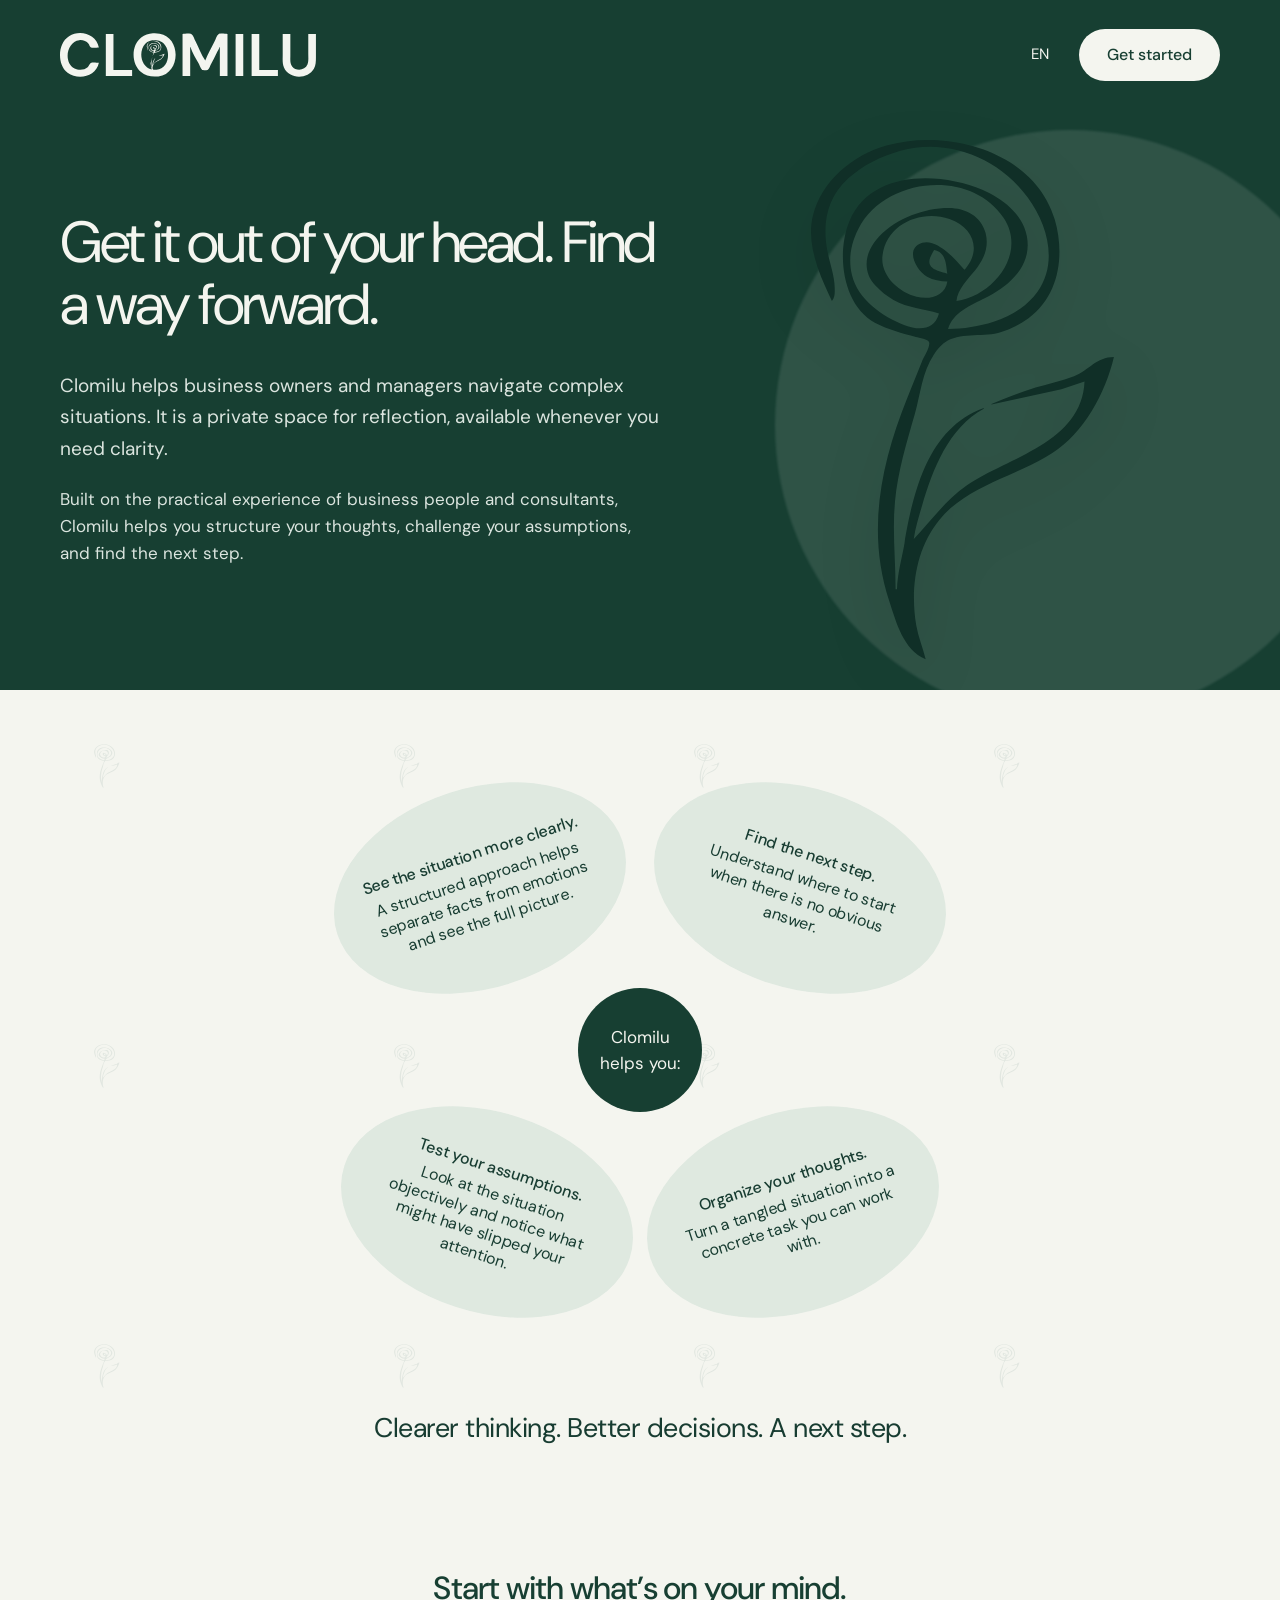
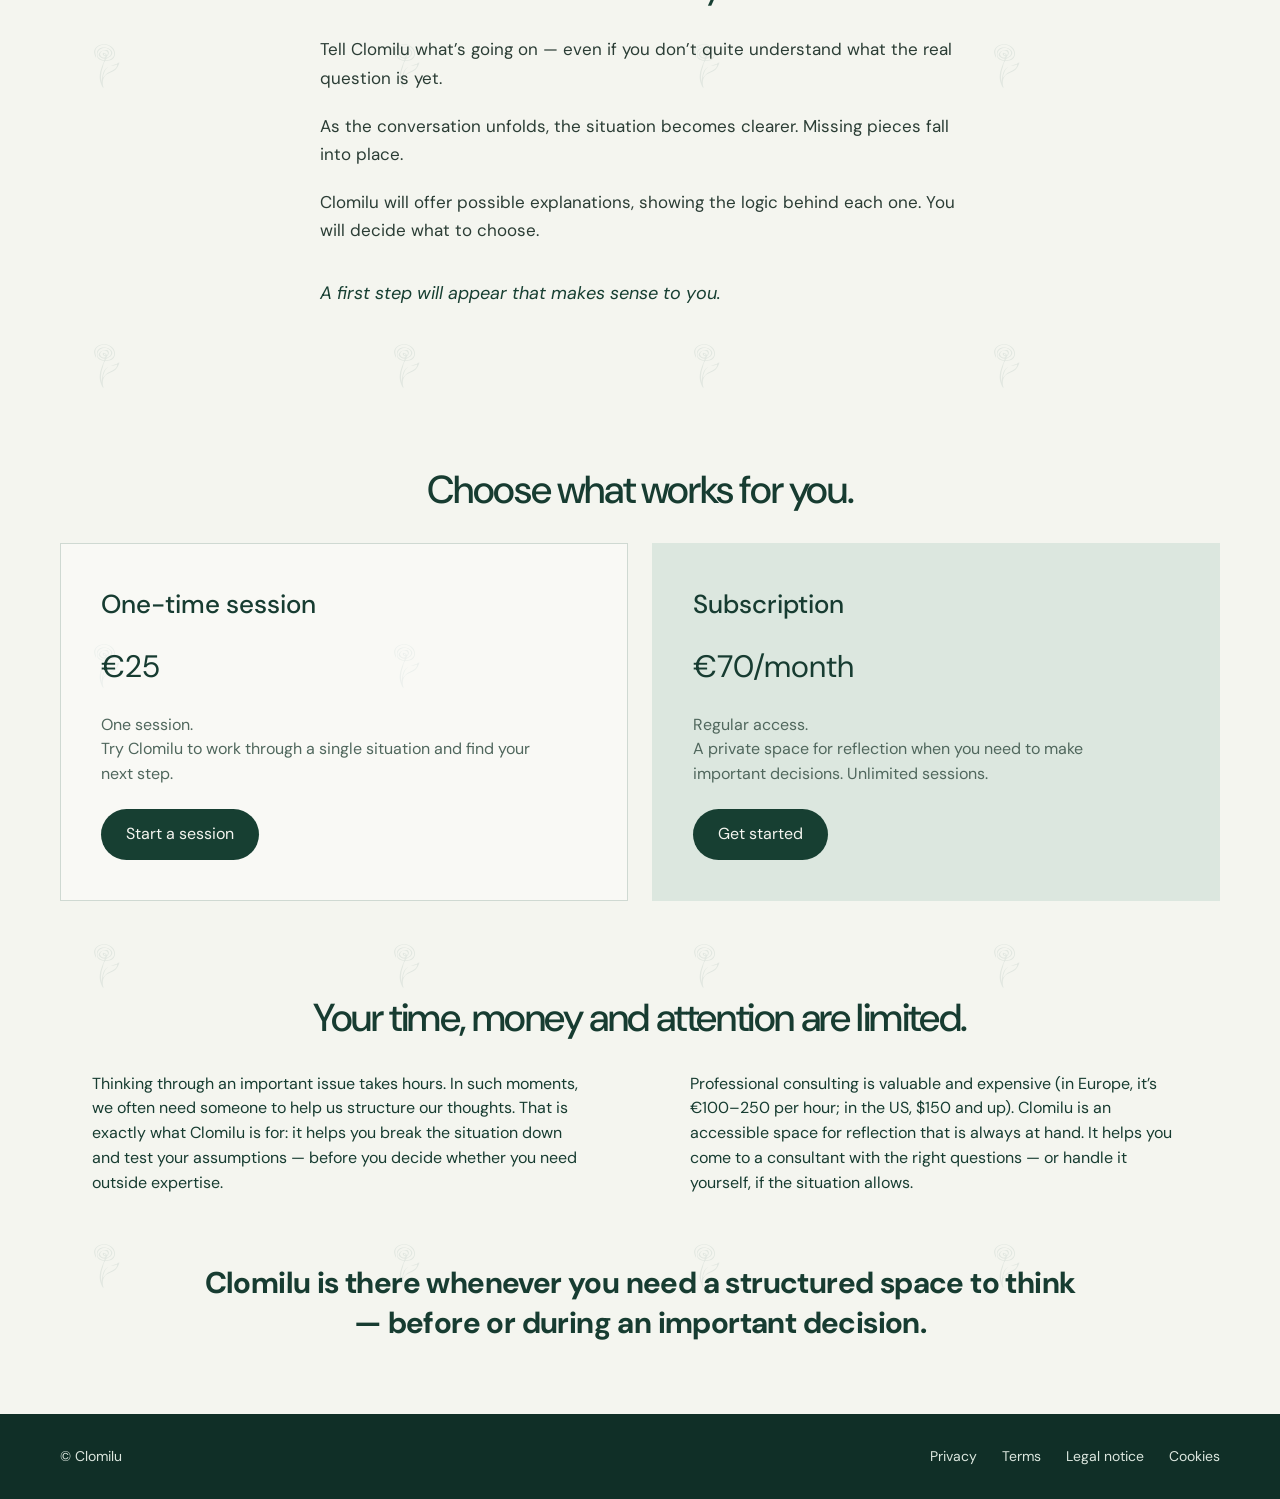
<file: index.html>
<!doctype html>
<html lang="fr">
<head>
<meta charset="utf-8">
<meta name="viewport" content="width=device-width, initial-scale=1">
<title>Clomilu — Sortez-le de votre tête. Trouvez une voie à suivre.</title>
<meta name="description" content="Clomilu est un espace de réflexion privé pour les dirigeants et managers.">
<link rel="stylesheet" href="styles.css">
<script src="supabase.js" defer></script>
<script src="translations.js" defer></script>
<script src="main.js" defer></script>
</head>
<body>

<section class="hero">
  <div class="container">
    <nav>
      <a href="index.html" class="logo" aria-label="Clomilu">
        <img src="logo.svg" alt="Clomilu">
      </a>
      <div class="nav-right">
        <div class="language-switcher">
          <button class="lang-current" type="button" aria-expanded="false" aria-haspopup="true">FR</button>
          <div class="lang-menu">
            <button type="button" data-lang="fr">FR</button>
            <button type="button" data-lang="de">DE</button>
            <button type="button" data-lang="en">EN</button>
            <button type="button" data-lang="es">ES</button>
            <button type="button" data-lang="it">IT</button>
            <button type="button" data-lang="ru">RU</button>
            <button type="button" data-lang="sv">SV</button>
          </div>
        </div>
        <a class="cta" href="login.html" data-i18n="nav.cta" data-auth-cta>Commencer</a>
      </div>
    </nav>

    <div class="hero-grid">
      <div class="hero-copy">
        <h1 data-i18n="hero.title">Sortez-le de votre tête.<br>Trouvez une voie à suivre.</h1>
        <p class="lead" data-i18n="hero.lead">Clomilu aide les propriétaires d'entreprise et les managers à faire face à des situations complexes. C'est un espace personnel de réflexion, accessible à tout moment lorsque vous avez besoin de clarté.</p>
        <p class="body" data-i18n="hero.body">Basé sur l'expérience pratique de chefs d'entreprise et de consultants, Clomilu vous aide à structurer vos idées, à remettre en question vos hypothèses et à trouver la prochaine étape.</p>
      </div>
      <div class="hero-art">
        <img class="flower-hero" src="flower-hero.svg" alt="" aria-hidden="true">
      </div>
    </div>
  </div>
</section>

<main class="light">
  <section class="section">
    <div class="container intro-grid">
      <div class="flower-wheel">
        <div class="flower-wheel">
          <div class="center" data-i18n="helps.center">Clomilu <br>vous aide à :</div>
            <div class="petal p1"><strong data-i18n="helps.clear.title">Voir la situation plus clairement.</strong><span data-i18n="helps.clear.text">Une approche structurée aide à séparer les faits des émotions et à voir l'ensemble du tableau.</span></div>
            <div class="petal p2"><strong data-i18n="helps.next.title">Trouver la prochaine étape.</strong><span data-i18n="helps.next.text">Comprendre par où commencer quand il n'y a pas de réponse évidente.</span></div>
            <div class="petal p3"><strong data-i18n="helps.dilemmas.title">Tester vos hypothèses.</strong><span data-i18n="helps.dilemmas.text">Regarder la situation avec objectivité et remarquer ce qui avait pu vous échapper.</span></div>
            <div class="petal p4"><strong data-i18n="helps.head.title">Mettre de l'ordre dans vos idées.</strong><span data-i18n="helps.head.text">Transformer une situation confuse en une tâche concrète avec laquelle vous pouvez avancer.</span></div>
          </div>
    </div>
  </section>

  <div class="container statement">
    <p data-i18n="statement">Une réflexion plus claire. De meilleures décisions. Une prochaine étape.</p>
  </div>

    <section class="section about-product">
    <div class="container">
      <h2 data-i18n="about.title">Commencez par ce que vous avez en tête.</h2>
      <p data-i18n="about.p1">Dites à Clomilu ce qui se passe — même si vous ne comprenez pas encore très bien quelle est la vraie question.</p>
      <p data-i18n="about.p2">Au fil de la conversation, la situation s'éclaircit. Les pièces manquantes trouvent leur place.</p>
      <p data-i18n="about.p3">Clomilu proposera des explications possibles, en montrant la logique de chacune. Vous déciderez vous-même de ce qui vous parle.</p>
      <p class="about-final" data-i18n="about.final">Un premier pas apparaîtra, celui qui a du sens pour vous.</p>
    </div>
  </section>

  <section class="section pricing" id="pricing">
    <div class="container">
      <h2 data-i18n="pricing.title">Choisissez ce qui vous convient.</h2>
      <div class="pricing-grid">
        <article class="plan">
          <h3 data-i18n="pricing.one.title">Session unique</h3>
          <div class="price" data-i18n="pricing.one.price">25 €</div>
          <p data-i18n="pricing.one.text">Une session.<br>Essayez Clomilu pour analyser une situation et trouver votre prochaine étape.</p>
          <a class="button" href="login.html?plan=one-time" data-i18n="pricing.one.button">Commencer un session</a>
        </article>
        <article class="plan featured">
          <h3 data-i18n="pricing.sub.title">Abonnement</h3>
          <div class="price" data-i18n="pricing.sub.price">70 €/mois</div>
          <p data-i18n="pricing.sub.text">Accès régulier.<br>Un espace personnel de réflexion lorsque vous devez prendre des décisions importantes. Sessions illimitées.</p>
          <a class="button" href="login.html?plan=subscription" data-i18n="pricing.sub.button">Commencer</a>
        </article>
      </div>
    </div>
  </section>

  <section class="economics">
    <div class="container">
      <h2 class="econ-title-center" data-i18n="economics.time.title">Votre temps, votre argent et votre attention ne sont pas illimités.</h2>
    <div class="container econ-grid">
      <div class="econ-copy">
        <p data-i18n="economics.time.p1">Réfléchir à une question importante prend des heures. Dans ces moments-là, on a souvent besoin d'un interlocuteur pour nous aider à structurer nos pensées. C'est précisément pour cela que Clomilu a été créé : il aide à décomposer la situation et à tester ses hypothèses — avant de décider si l'on a besoin d'une expertise externe.</p>
      </div>
      <div class="econ-copy">
        <p data-i18n="economics.advice.p1">Le conseil professionnel est une ressource précieuse, mais coûteuse (en Europe, comptez 100 à 250 € de l'heure ; aux États-Unis, à partir de 150 $). Clomilu est un espace de réflexion accessible, toujours à portée de main. Il vous aide à arriver chez un consultant avec les bonnes questions — ou à gérer la situation par vous-même, si elle le permet.</p>
      </div>
    </div>
  </section>

  <div class="container closing-statement">
    <p><strong data-i18n="closing">Clomilu est là chaque fois que vous avez besoin d’un espace structuré pour réfléchir — avant ou pendant une décision importante.</strong></p>
  </div>
</main>

<footer>
  <div class="container footer-row">
    <div>© Clomilu</div>
    <div class="footer-links">
      <a href="privacy.html" data-i18n="footer.privacy">Confidentialité</a>
      <a href="terms.html" data-i18n="footer.terms">Conditions</a>
      <a href="legal.html" data-i18n="footer.legal">Mentions légales</a>
      <a href="cookies.html" data-i18n="footer.cookies">Cookies</a>
</div>
  </div>
</footer>

</body>
</html>
</file>
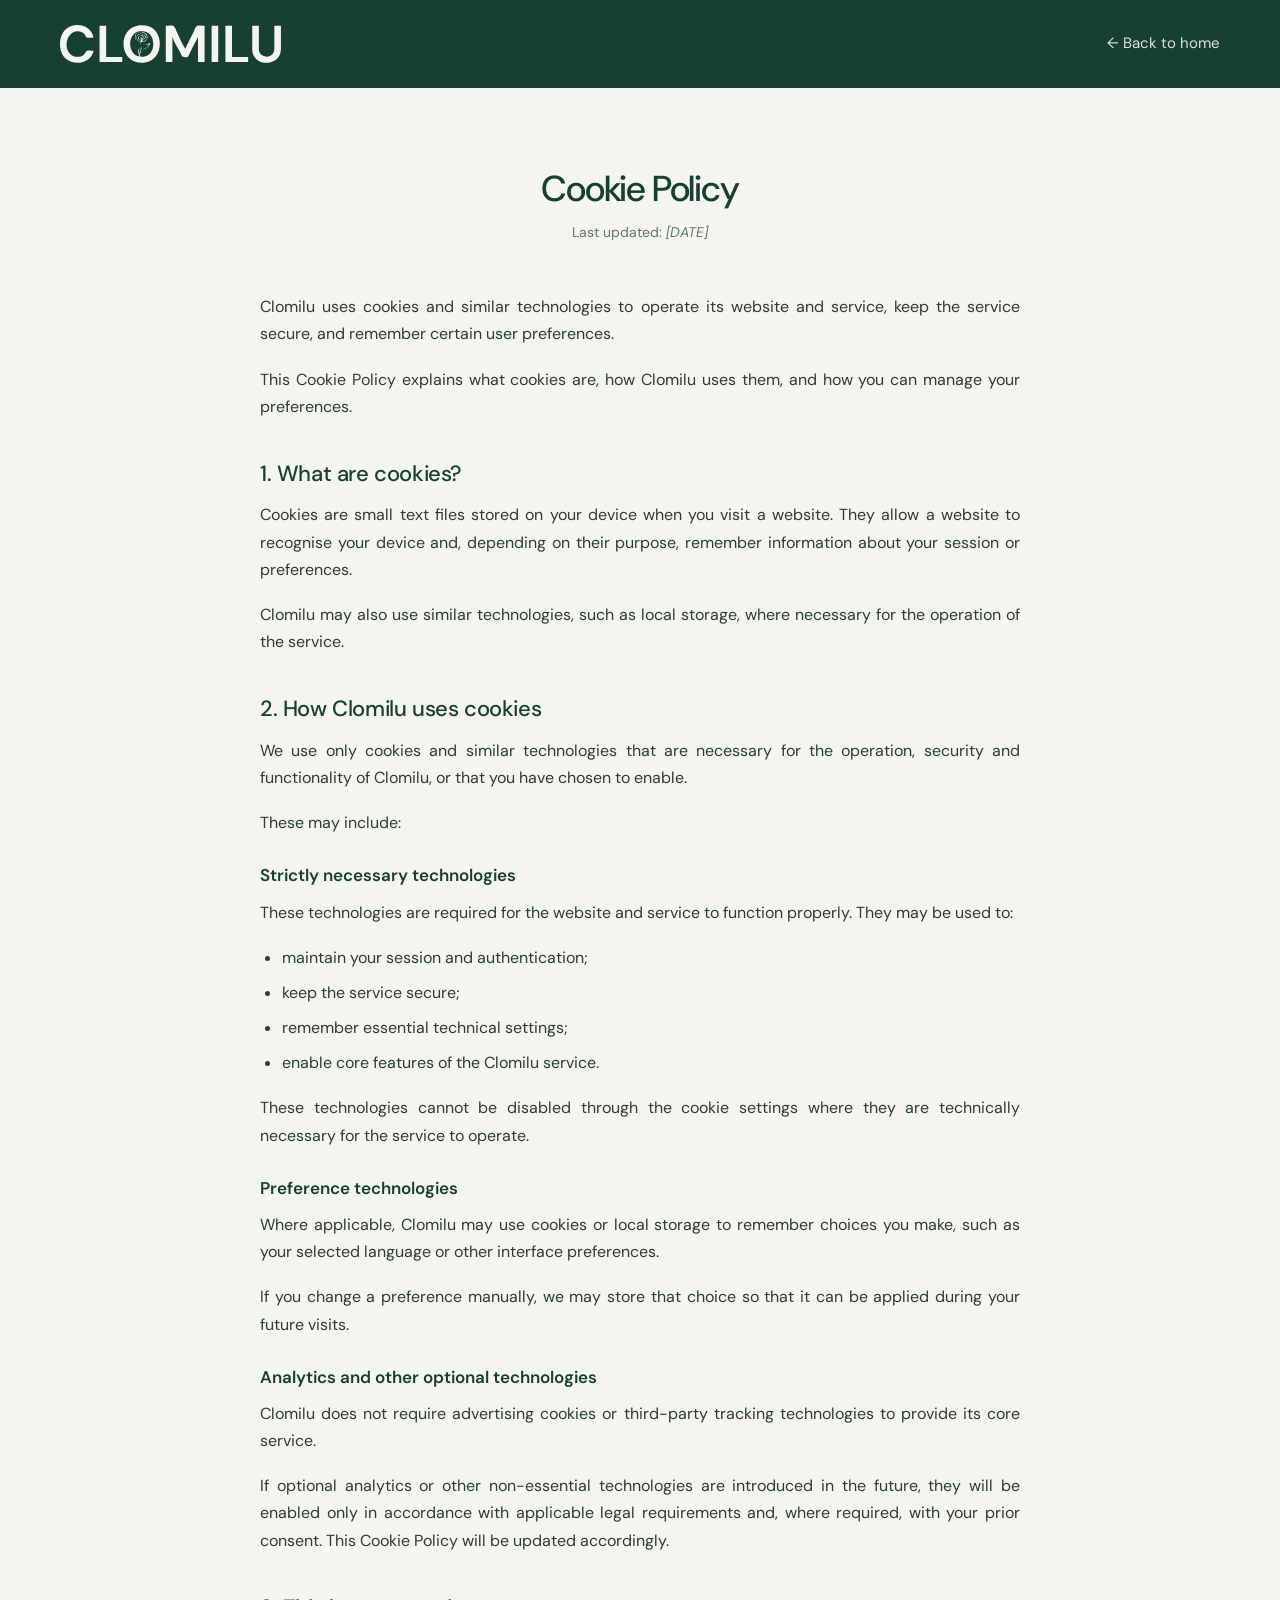
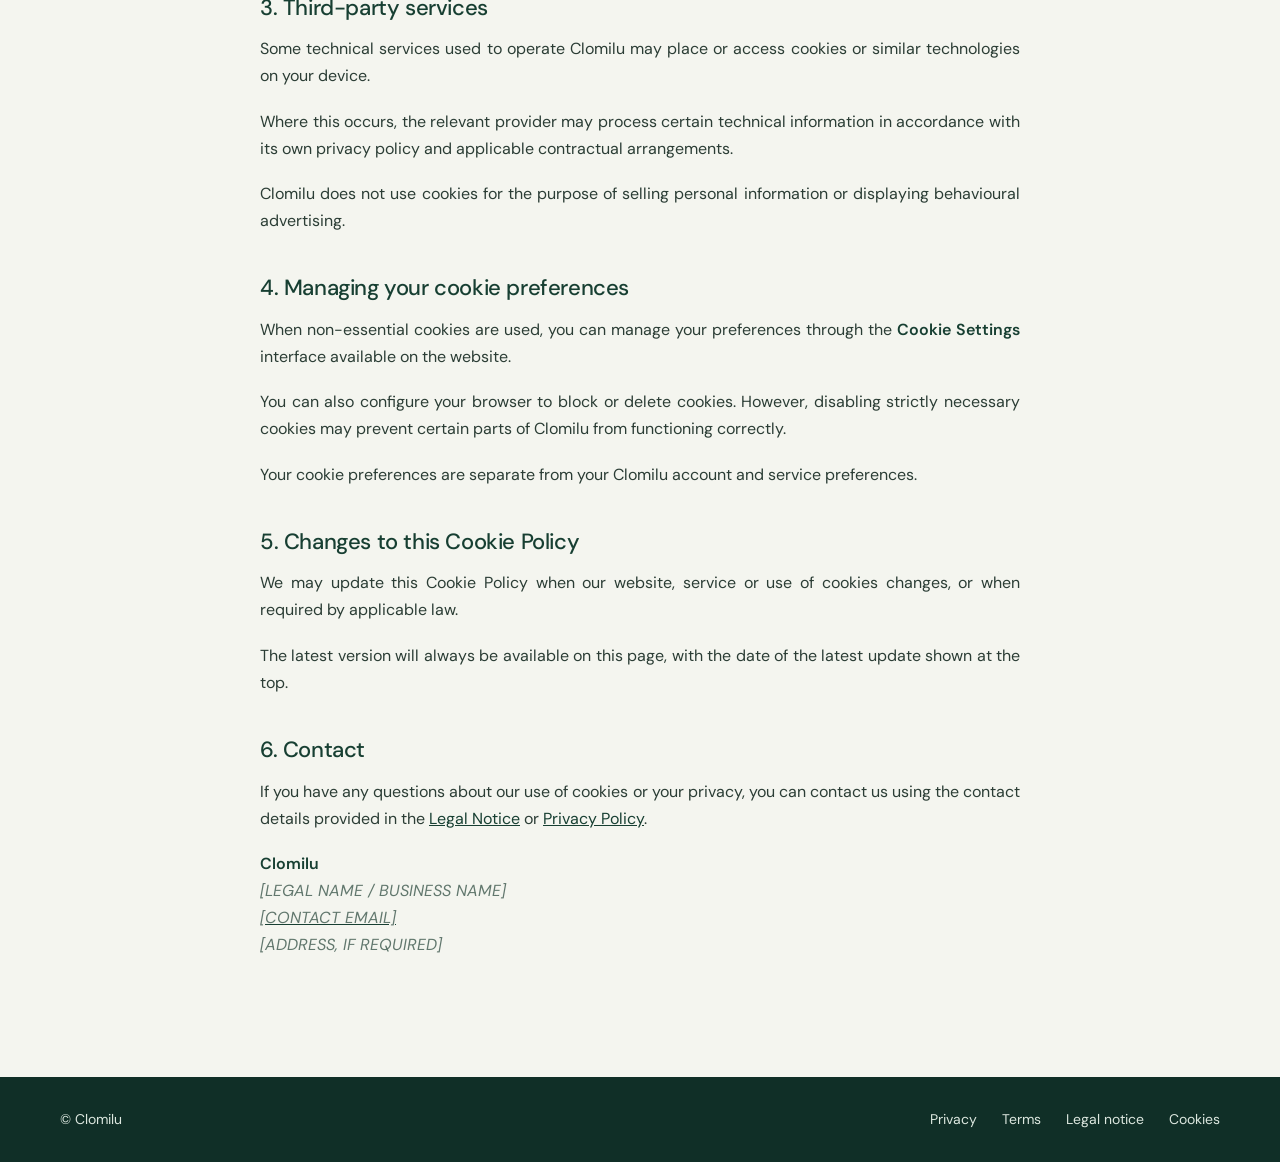
<file: cookies.html>
<!doctype html>
<html lang="en">
<head>
<meta charset="utf-8">
<meta name="viewport" content="width=device-width, initial-scale=1">
<title>Cookie Policy — Clomilu</title>
<meta name="description" content="Cookie Policy — Clomilu.">
<link rel="stylesheet" href="styles.css">
<script src="translations.js" defer></script>
</head>
<body class="legal-page">

<header class="legal-header">
  <div class="container">
    <nav>
      <a href="index.html" class="logo" aria-label="Clomilu">
        <img src="logo.svg" alt="Clomilu">
      </a>
      <a href="index.html" class="back">← Back to home</a>
    </nav>
  </div>
</header>

<main>
  <div class="container legal-doc">

    <h1>Cookie Policy</h1>
    <p class="legal-date">Last updated: <span class="placeholder">[DATE]</span></p>

    <p>Clomilu uses cookies and similar technologies to operate its website and service, keep the service secure, and remember certain user preferences.</p>
    <p>This Cookie Policy explains what cookies are, how Clomilu uses them, and how you can manage your preferences.</p>

    <h2>1. What are cookies?</h2>
    <p>Cookies are small text files stored on your device when you visit a website. They allow a website to recognise your device and, depending on their purpose, remember information about your session or preferences.</p>
    <p>Clomilu may also use similar technologies, such as local storage, where necessary for the operation of the service.</p>

    <h2>2. How Clomilu uses cookies</h2>
    <p>We use only cookies and similar technologies that are necessary for the operation, security and functionality of Clomilu, or that you have chosen to enable.</p>
    <p>These may include:</p>

    <h3>Strictly necessary technologies</h3>
    <p>These technologies are required for the website and service to function properly. They may be used to:</p>
    <ul>
      <li>maintain your session and authentication;</li>
      <li>keep the service secure;</li>
      <li>remember essential technical settings;</li>
      <li>enable core features of the Clomilu service.</li>
    </ul>
    <p>These technologies cannot be disabled through the cookie settings where they are technically necessary for the service to operate.</p>

    <h3>Preference technologies</h3>
    <p>Where applicable, Clomilu may use cookies or local storage to remember choices you make, such as your selected language or other interface preferences.</p>
    <p>If you change a preference manually, we may store that choice so that it can be applied during your future visits.</p>

    <h3>Analytics and other optional technologies</h3>
    <p>Clomilu does not require advertising cookies or third-party tracking technologies to provide its core service.</p>
    <p>If optional analytics or other non-essential technologies are introduced in the future, they will be enabled only in accordance with applicable legal requirements and, where required, with your prior consent. This Cookie Policy will be updated accordingly.</p>

    <h2>3. Third-party services</h2>
    <p>Some technical services used to operate Clomilu may place or access cookies or similar technologies on your device.</p>
    <p>Where this occurs, the relevant provider may process certain technical information in accordance with its own privacy policy and applicable contractual arrangements.</p>
    <p>Clomilu does not use cookies for the purpose of selling personal information or displaying behavioural advertising.</p>

    <h2>4. Managing your cookie preferences</h2>
    <p>When non-essential cookies are used, you can manage your preferences through the <strong>Cookie Settings</strong> interface available on the website.</p>
    <p>You can also configure your browser to block or delete cookies. However, disabling strictly necessary cookies may prevent certain parts of Clomilu from functioning correctly.</p>
    <p>Your cookie preferences are separate from your Clomilu account and service preferences.</p>

    <h2>5. Changes to this Cookie Policy</h2>
    <p>We may update this Cookie Policy when our website, service or use of cookies changes, or when required by applicable law.</p>
    <p>The latest version will always be available on this page, with the date of the latest update shown at the top.</p>

    <h2>6. Contact</h2>
    <p>If you have any questions about our use of cookies or your privacy, you can contact us using the contact details provided in the <a href="legal.html">Legal Notice</a> or <a href="privacy.html">Privacy Policy</a>.</p>
    <p>
      <strong>Clomilu</strong><br>
      <span class="placeholder">[LEGAL NAME / BUSINESS NAME]</span><br>
      <a href="mailto:hello@clomilu.com"><span class="placeholder">[CONTACT EMAIL]</span></a><br>
      <span class="placeholder">[ADDRESS, IF REQUIRED]</span>
    </p>

  </div>
</main>

<footer>
  <div class="container footer-row">
    <div>© Clomilu</div>
    <div class="footer-links">
      <a href="privacy.html">Privacy</a>
      <a href="terms.html">Terms</a>
      <a href="legal.html">Legal notice</a>
      <a href="cookies.html">Cookies</a>
    </div>
  </div>
</footer>

</body>
</html>
</file>
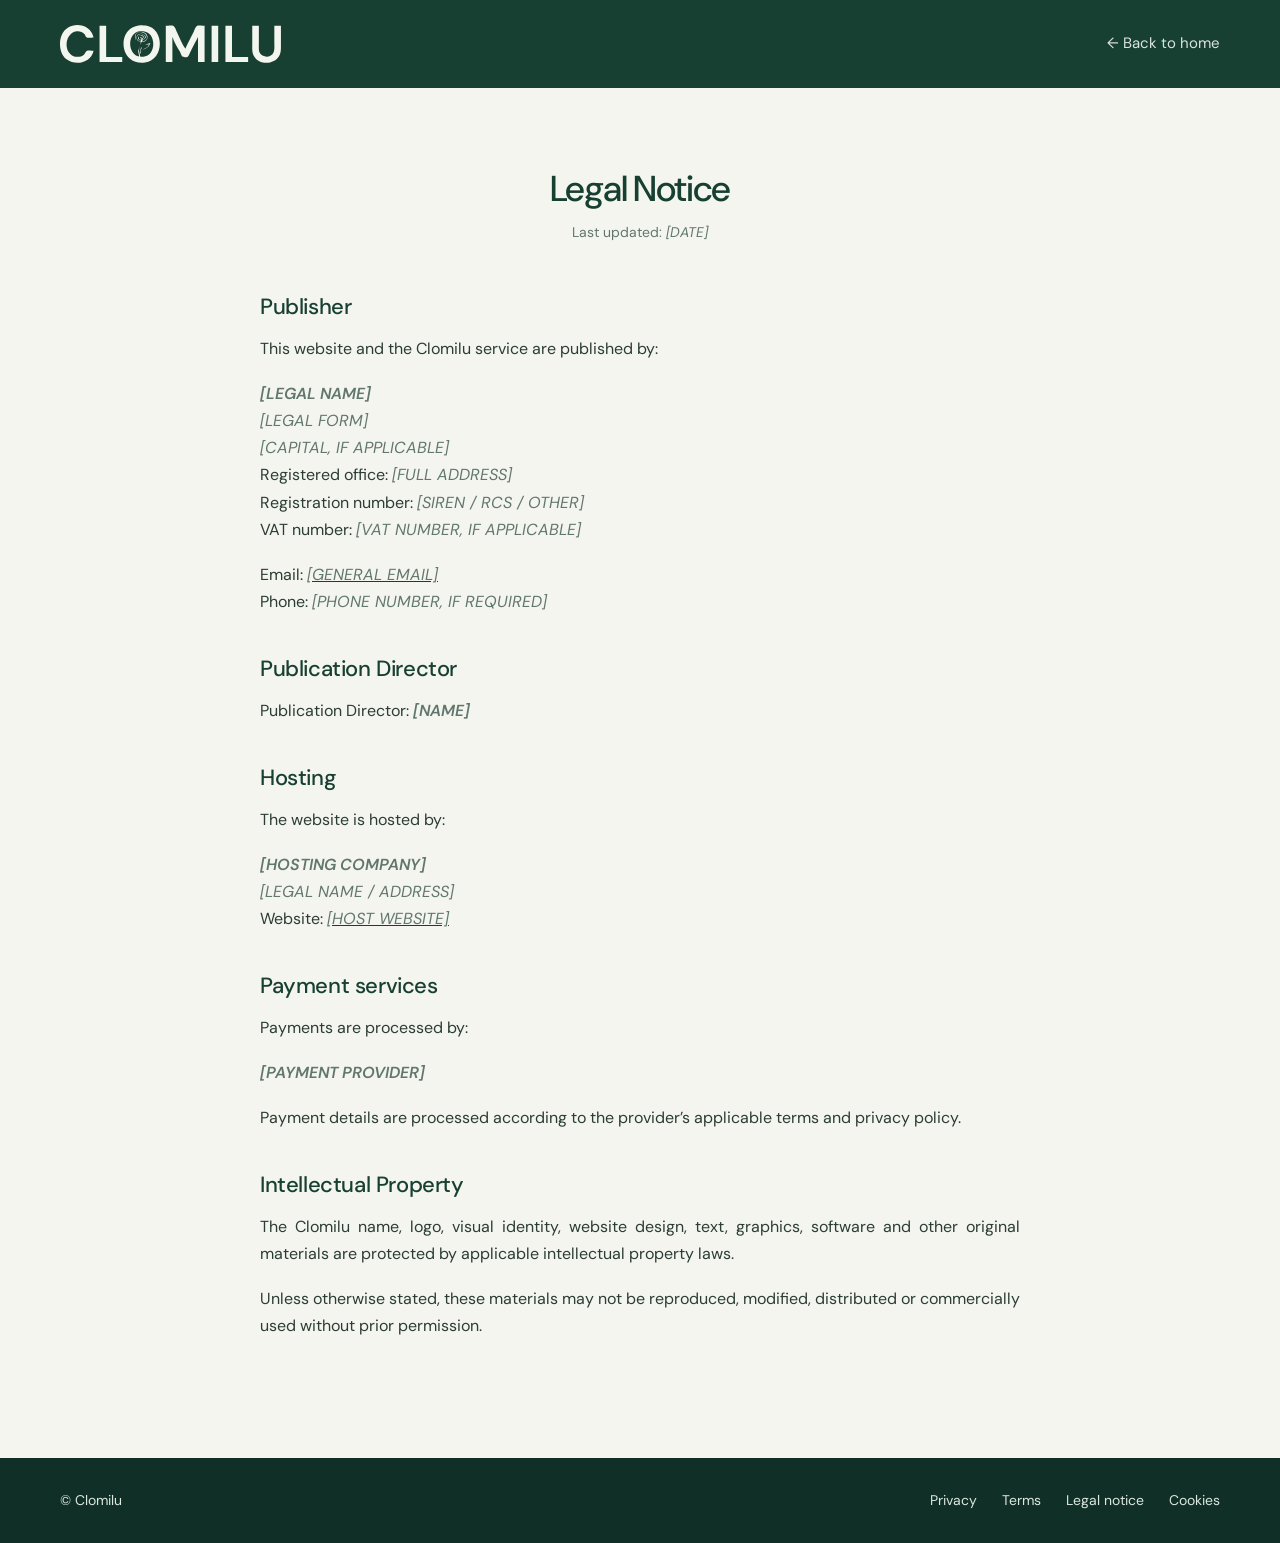
<file: legal.html>
<!doctype html>
<html lang="en">
<head>
<meta charset="utf-8">
<meta name="viewport" content="width=device-width, initial-scale=1">
<title>Legal Notice — Clomilu</title>
<meta name="description" content="Legal Notice — Clomilu.">
<link rel="stylesheet" href="styles.css">
<script src="translations.js" defer></script>
</head>
<body class="legal-page">

<header class="legal-header">
  <div class="container">
    <nav>
      <a href="index.html" class="logo" aria-label="Clomilu">
        <img src="logo.svg" alt="Clomilu">
      </a>
      <a href="index.html" class="back">← Back to home</a>
    </nav>
  </div>
</header>

<main>
  <div class="container legal-doc">

    <h1>Legal Notice</h1>
    <p class="legal-date">Last updated: <span class="placeholder">[DATE]</span></p>

    <h2>Publisher</h2>
    <p>This website and the Clomilu service are published by:</p>
    <p>
      <strong class="placeholder">[LEGAL NAME]</strong><br>
      <span class="placeholder">[LEGAL FORM]</span><br>
      <span class="placeholder">[CAPITAL, IF APPLICABLE]</span><br>
      Registered office: <span class="placeholder">[FULL ADDRESS]</span><br>
      Registration number: <span class="placeholder">[SIREN / RCS / OTHER]</span><br>
      VAT number: <span class="placeholder">[VAT NUMBER, IF APPLICABLE]</span>
    </p>
    <p>
      Email: <a href="mailto:hello@clomilu.com"><span class="placeholder">[GENERAL EMAIL]</span></a><br>
      Phone: <span class="placeholder">[PHONE NUMBER, IF REQUIRED]</span>
    </p>

    <h2>Publication Director</h2>
    <p>Publication Director: <strong class="placeholder">[NAME]</strong></p>

    <h2>Hosting</h2>
    <p>The website is hosted by:</p>
    <p>
      <strong class="placeholder">[HOSTING COMPANY]</strong><br>
      <span class="placeholder">[LEGAL NAME / ADDRESS]</span><br>
      Website: <a href="#"><span class="placeholder">[HOST WEBSITE]</span></a>
    </p>

    <h2>Payment services</h2>
    <p>Payments are processed by:</p>
    <p><strong class="placeholder">[PAYMENT PROVIDER]</strong></p>
    <p>Payment details are processed according to the provider’s applicable terms and privacy policy.</p>

    <h2>Intellectual Property</h2>
    <p>The Clomilu name, logo, visual identity, website design, text, graphics, software and other original materials are protected by applicable intellectual property laws.</p>
    <p>Unless otherwise stated, these materials may not be reproduced, modified, distributed or commercially used without prior permission.</p>

  </div>
</main>

<footer>
  <div class="container footer-row">
    <div>© Clomilu</div>
    <div class="footer-links">
      <a href="privacy.html">Privacy</a>
      <a href="terms.html">Terms</a>
      <a href="legal.html">Legal notice</a>
      <a href="cookies.html">Cookies</a>
    </div>
  </div>
</footer>

</body>
</html>
</file>
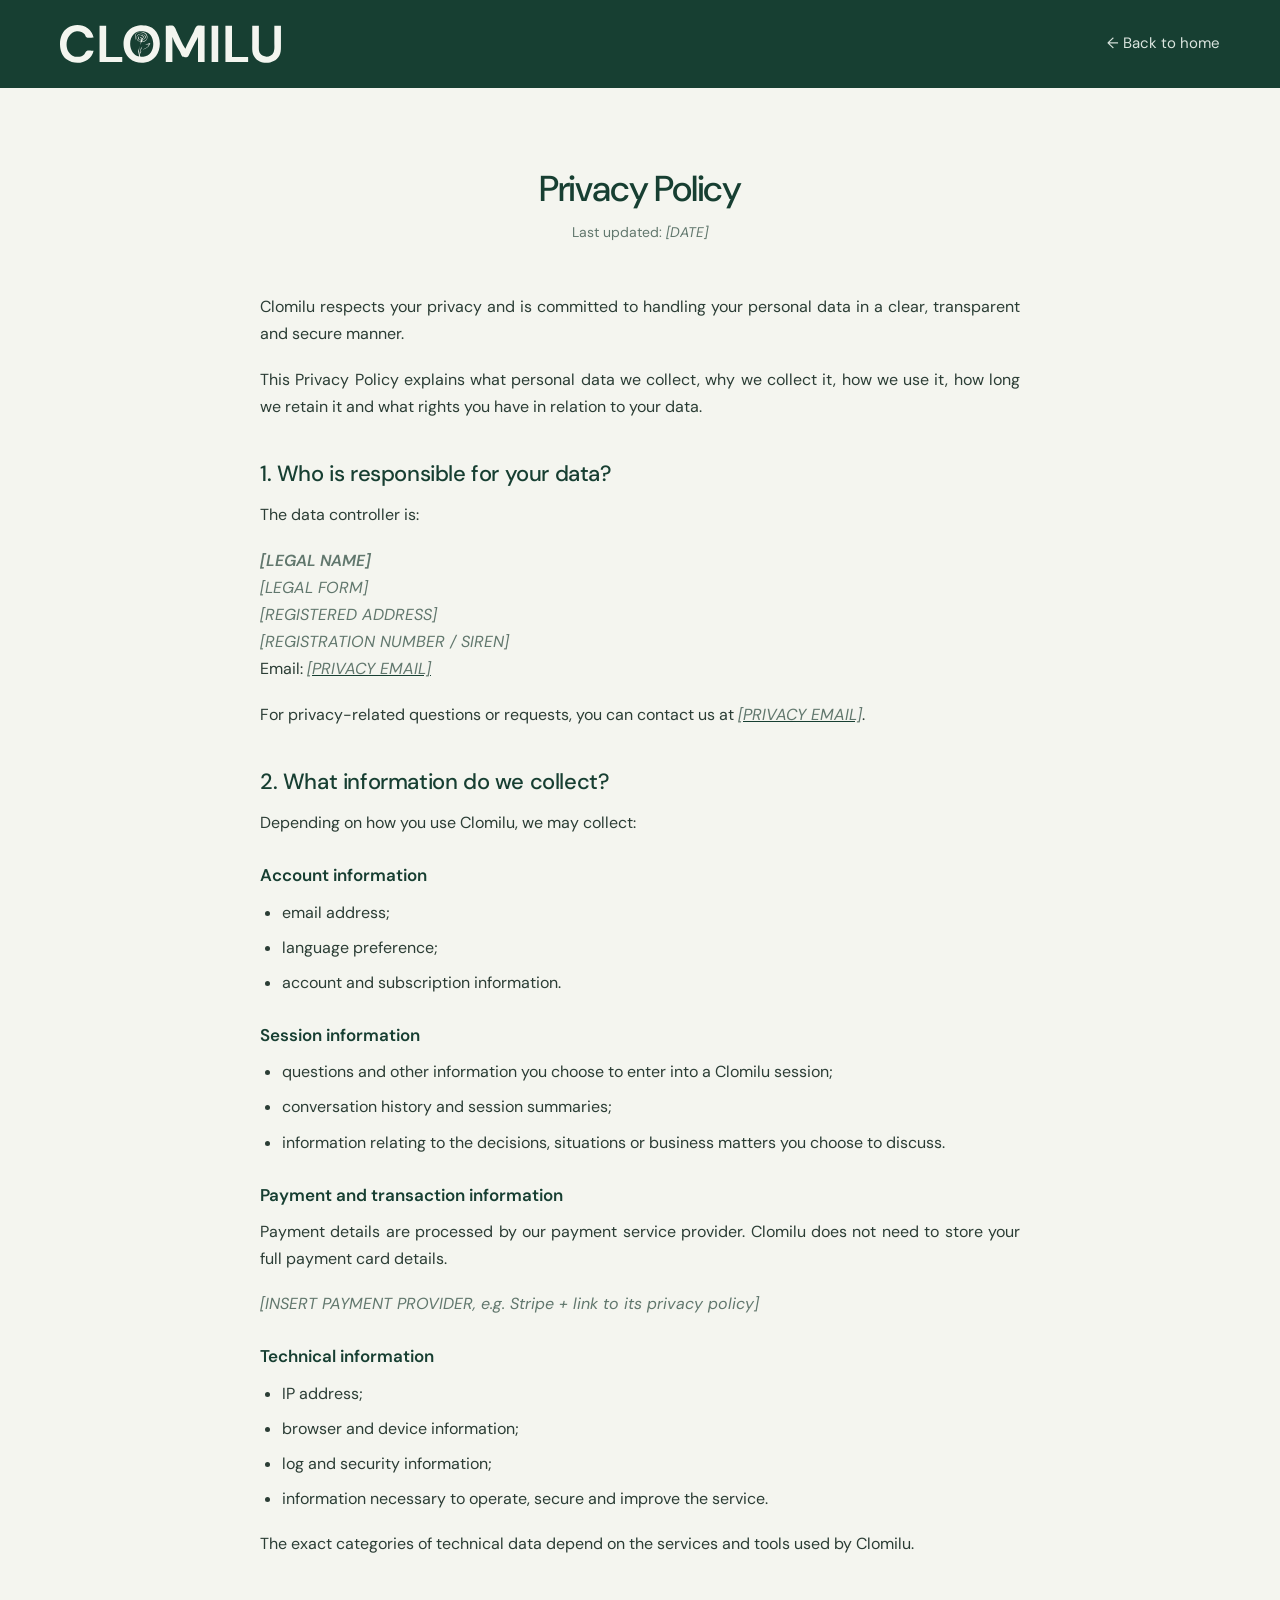
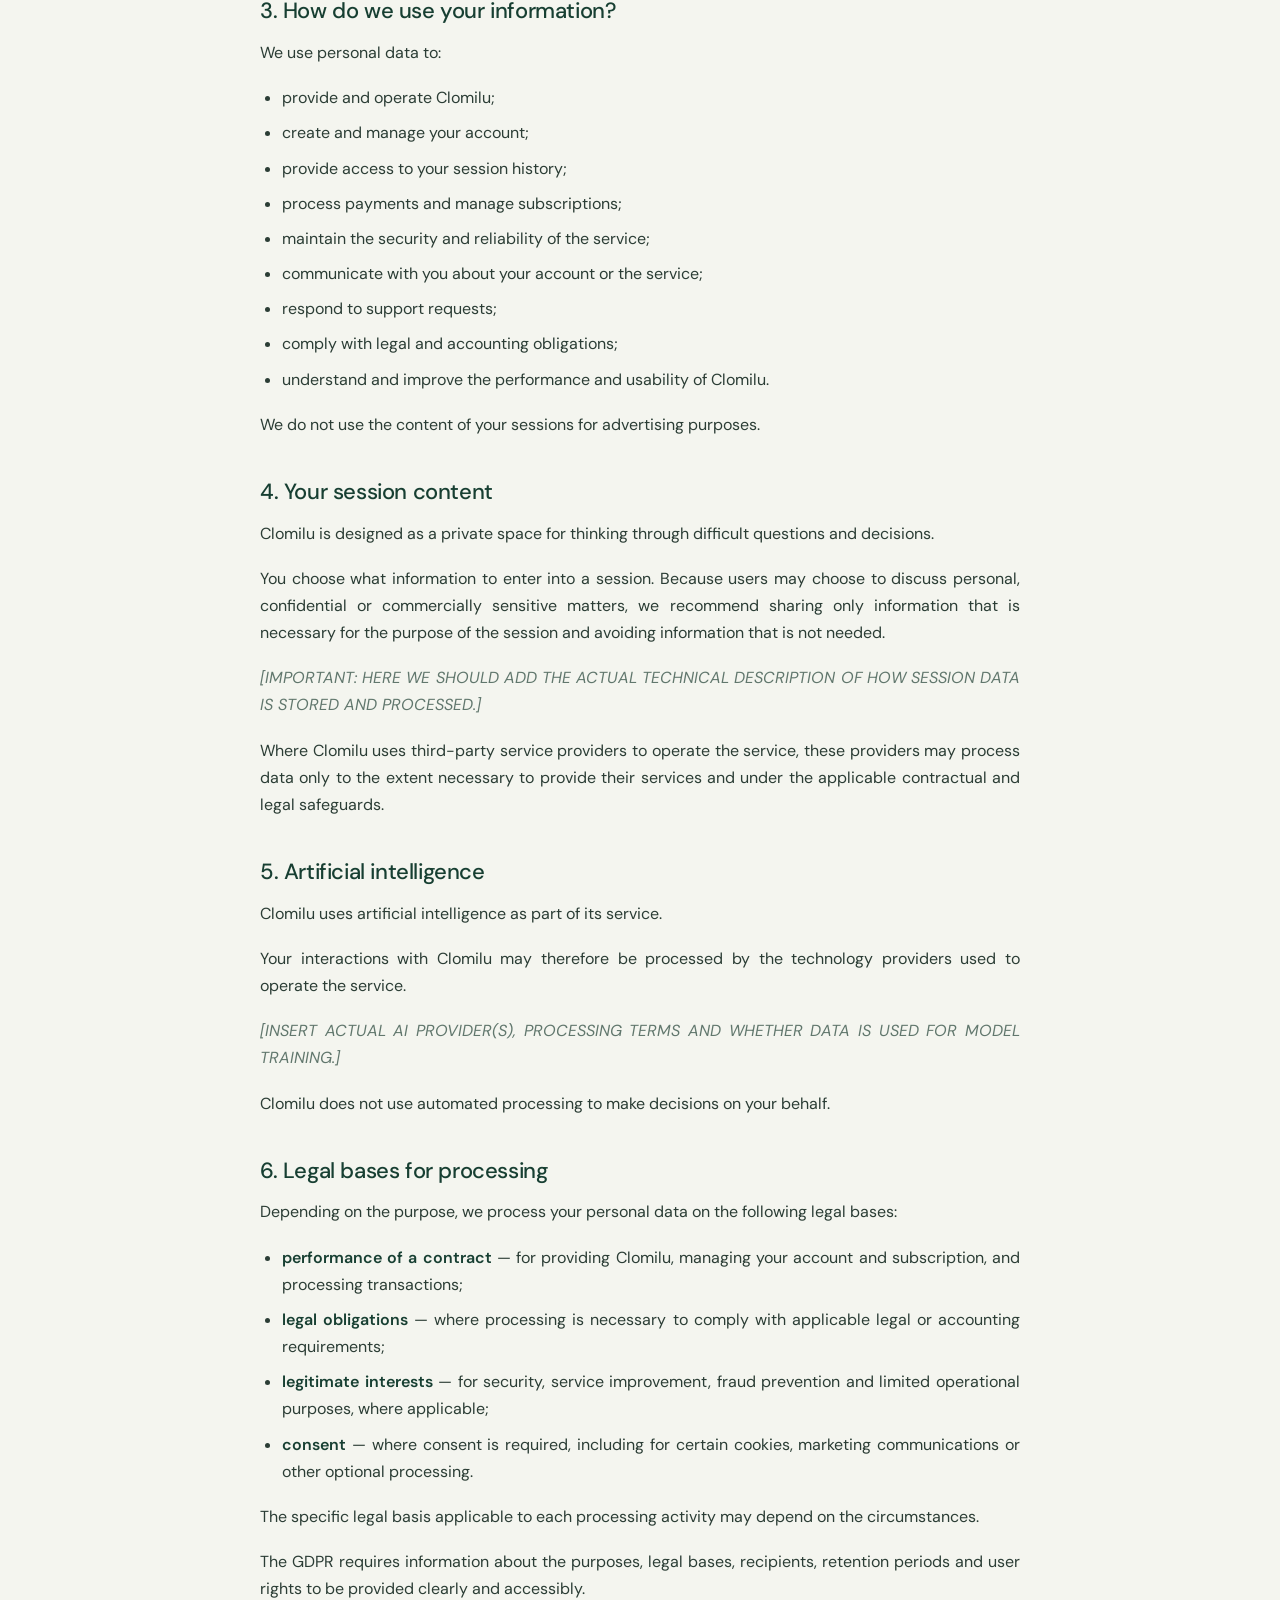
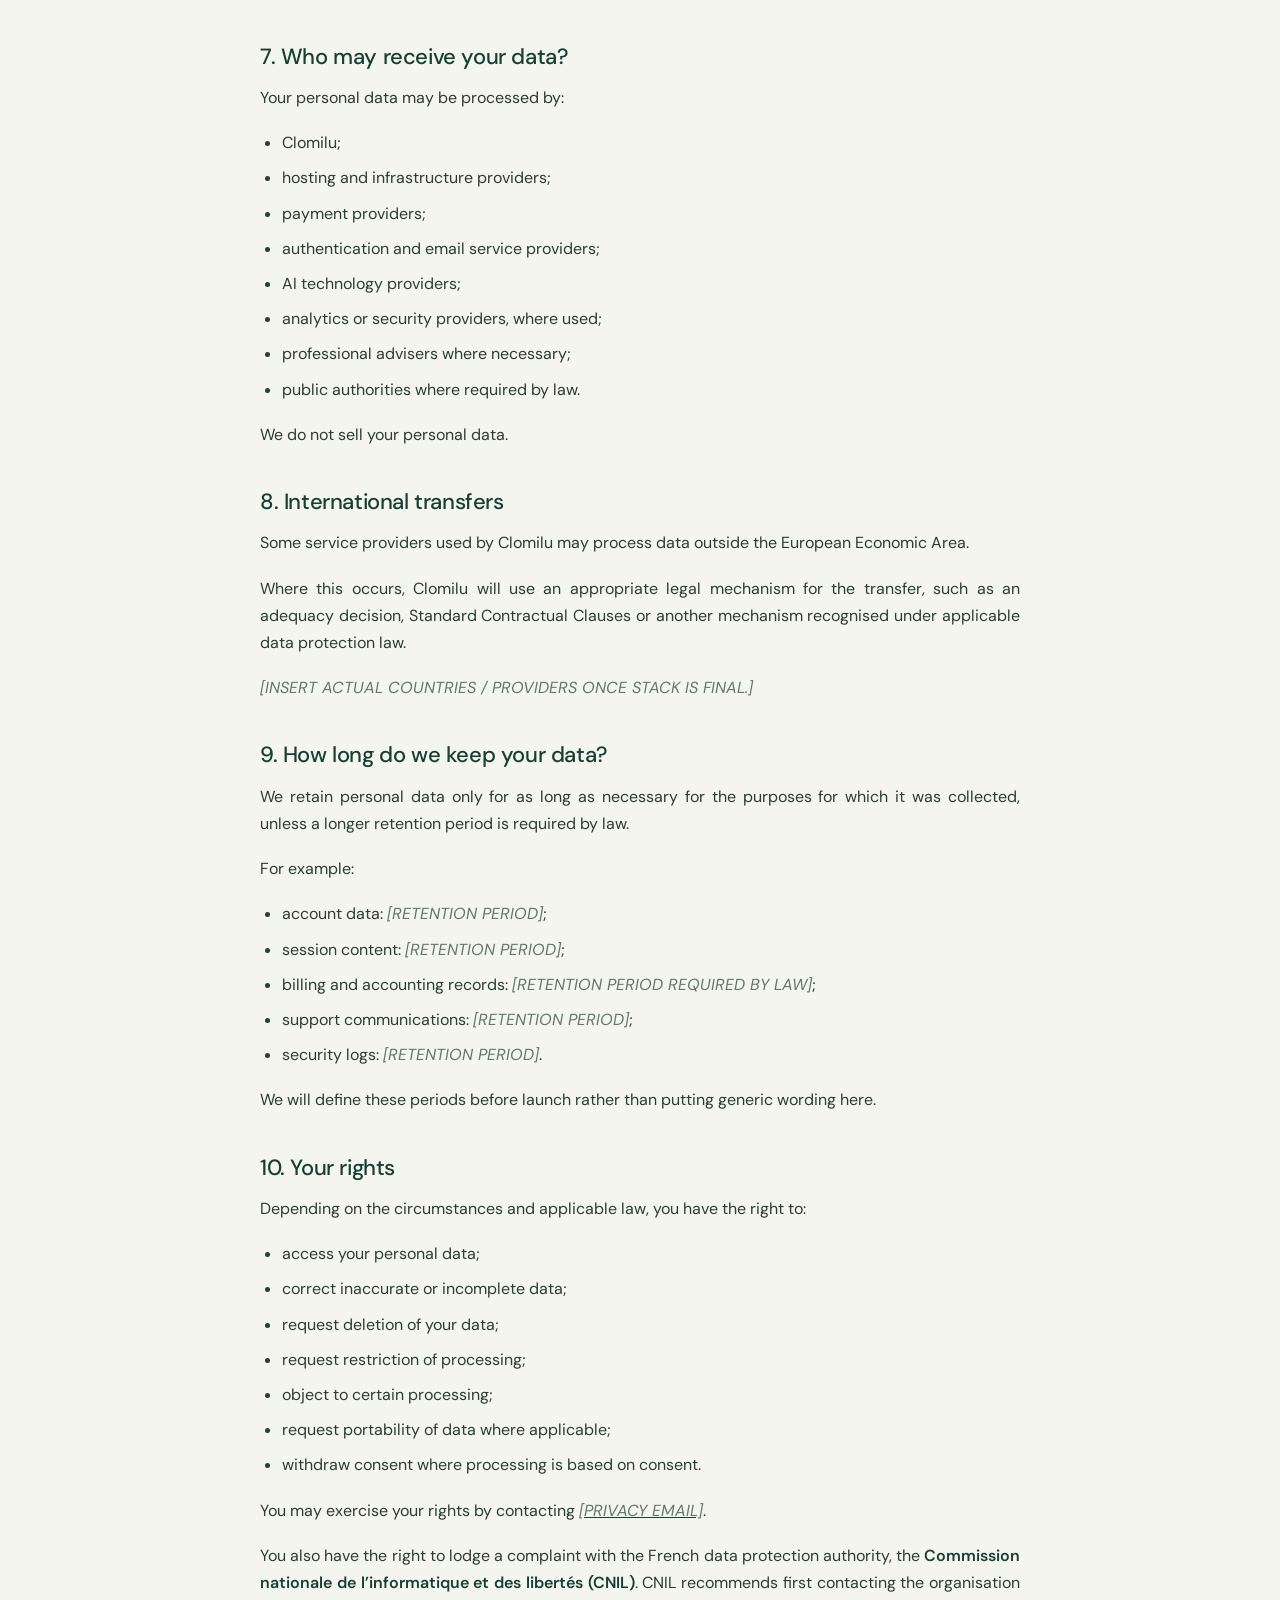
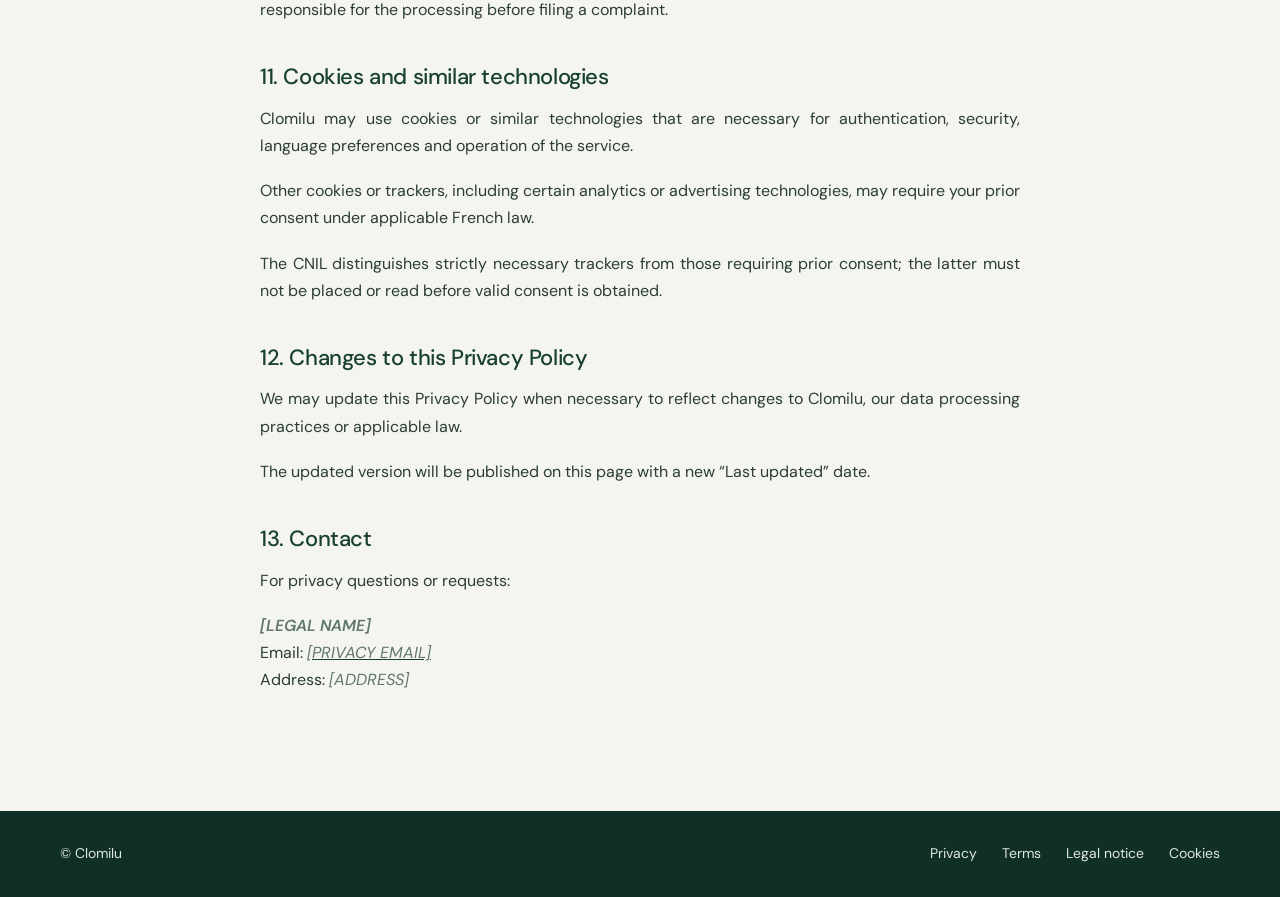
<file: privacy.html>
<!doctype html>
<html lang="en">
<head>
<meta charset="utf-8">
<meta name="viewport" content="width=device-width, initial-scale=1">
<title>Privacy Policy — Clomilu</title>
<meta name="description" content="Privacy Policy — Clomilu.">
<link rel="stylesheet" href="styles.css">
<script src="translations.js" defer></script>
<script src="main.js" defer></script>
</head>
<body class="legal-page">

<header class="legal-header">
  <div class="container">
    <nav>
      <a href="index.html" class="logo" aria-label="Clomilu">
        <img src="logo.svg" alt="Clomilu">
      </a>
      <a href="index.html" class="back">← Back to home</a>
    </nav>
  </div>
</header>

<main>
  <div class="container legal-doc">

    <h1>Privacy Policy</h1>
    <p class="legal-date">Last updated: <span class="placeholder">[DATE]</span></p>

    <p>Clomilu respects your privacy and is committed to handling your personal data in a clear, transparent and secure manner.</p>
    <p>This Privacy Policy explains what personal data we collect, why we collect it, how we use it, how long we retain it and what rights you have in relation to your data.</p>

    <h2>1. Who is responsible for your data?</h2>
    <p>The data controller is:</p>
    <p>
      <strong class="placeholder">[LEGAL NAME]</strong><br>
      <span class="placeholder">[LEGAL FORM]</span><br>
      <span class="placeholder">[REGISTERED ADDRESS]</span><br>
      <span class="placeholder">[REGISTRATION NUMBER / SIREN]</span><br>
      Email: <a href="mailto:privacy@clomilu.com"><span class="placeholder">[PRIVACY EMAIL]</span></a>
    </p>
    <p>For privacy-related questions or requests, you can contact us at <a href="mailto:privacy@clomilu.com"><span class="placeholder">[PRIVACY EMAIL]</span></a>.</p>

    <h2>2. What information do we collect?</h2>
    <p>Depending on how you use Clomilu, we may collect:</p>

    <h3>Account information</h3>
    <ul>
      <li>email address;</li>
      <li>language preference;</li>
      <li>account and subscription information.</li>
    </ul>

    <h3>Session information</h3>
    <ul>
      <li>questions and other information you choose to enter into a Clomilu session;</li>
      <li>conversation history and session summaries;</li>
      <li>information relating to the decisions, situations or business matters you choose to discuss.</li>
    </ul>

    <h3>Payment and transaction information</h3>
    <p>Payment details are processed by our payment service provider. Clomilu does not need to store your full payment card details.</p>
    <p><span class="placeholder">[INSERT PAYMENT PROVIDER, e.g. Stripe + link to its privacy policy]</span></p>

    <h3>Technical information</h3>
    <ul>
      <li>IP address;</li>
      <li>browser and device information;</li>
      <li>log and security information;</li>
      <li>information necessary to operate, secure and improve the service.</li>
    </ul>
    <p>The exact categories of technical data depend on the services and tools used by Clomilu.</p>

    <h2>3. How do we use your information?</h2>
    <p>We use personal data to:</p>
    <ul>
      <li>provide and operate Clomilu;</li>
      <li>create and manage your account;</li>
      <li>provide access to your session history;</li>
      <li>process payments and manage subscriptions;</li>
      <li>maintain the security and reliability of the service;</li>
      <li>communicate with you about your account or the service;</li>
      <li>respond to support requests;</li>
      <li>comply with legal and accounting obligations;</li>
      <li>understand and improve the performance and usability of Clomilu.</li>
    </ul>
    <p>We do not use the content of your sessions for advertising purposes.</p>

    <h2>4. Your session content</h2>
    <p>Clomilu is designed as a private space for thinking through difficult questions and decisions.</p>
    <p>You choose what information to enter into a session. Because users may choose to discuss personal, confidential or commercially sensitive matters, we recommend sharing only information that is necessary for the purpose of the session and avoiding information that is not needed.</p>
    <p><span class="placeholder">[IMPORTANT: HERE WE SHOULD ADD THE ACTUAL TECHNICAL DESCRIPTION OF HOW SESSION DATA IS STORED AND PROCESSED.]</span></p>
    <p>Where Clomilu uses third-party service providers to operate the service, these providers may process data only to the extent necessary to provide their services and under the applicable contractual and legal safeguards.</p>

    <h2>5. Artificial intelligence</h2>
    <p>Clomilu uses artificial intelligence as part of its service.</p>
    <p>Your interactions with Clomilu may therefore be processed by the technology providers used to operate the service.</p>
    <p><span class="placeholder">[INSERT ACTUAL AI PROVIDER(S), PROCESSING TERMS AND WHETHER DATA IS USED FOR MODEL TRAINING.]</span></p>
    <p>Clomilu does not use automated processing to make decisions on your behalf.</p>

    <h2>6. Legal bases for processing</h2>
    <p>Depending on the purpose, we process your personal data on the following legal bases:</p>
    <ul>
      <li><strong>performance of a contract</strong> — for providing Clomilu, managing your account and subscription, and processing transactions;</li>
      <li><strong>legal obligations</strong> — where processing is necessary to comply with applicable legal or accounting requirements;</li>
      <li><strong>legitimate interests</strong> — for security, service improvement, fraud prevention and limited operational purposes, where applicable;</li>
      <li><strong>consent</strong> — where consent is required, including for certain cookies, marketing communications or other optional processing.</li>
    </ul>
    <p>The specific legal basis applicable to each processing activity may depend on the circumstances.</p>
    <p>The GDPR requires information about the purposes, legal bases, recipients, retention periods and user rights to be provided clearly and accessibly.</p>

    <h2>7. Who may receive your data?</h2>
    <p>Your personal data may be processed by:</p>
    <ul>
      <li>Clomilu;</li>
      <li>hosting and infrastructure providers;</li>
      <li>payment providers;</li>
      <li>authentication and email service providers;</li>
      <li>AI technology providers;</li>
      <li>analytics or security providers, where used;</li>
      <li>professional advisers where necessary;</li>
      <li>public authorities where required by law.</li>
    </ul>
    <p>We do not sell your personal data.</p>

    <h2>8. International transfers</h2>
    <p>Some service providers used by Clomilu may process data outside the European Economic Area.</p>
    <p>Where this occurs, Clomilu will use an appropriate legal mechanism for the transfer, such as an adequacy decision, Standard Contractual Clauses or another mechanism recognised under applicable data protection law.</p>
    <p><span class="placeholder">[INSERT ACTUAL COUNTRIES / PROVIDERS ONCE STACK IS FINAL.]</span></p>

    <h2>9. How long do we keep your data?</h2>
    <p>We retain personal data only for as long as necessary for the purposes for which it was collected, unless a longer retention period is required by law.</p>
    <p>For example:</p>
    <ul>
      <li>account data: <span class="placeholder">[RETENTION PERIOD]</span>;</li>
      <li>session content: <span class="placeholder">[RETENTION PERIOD]</span>;</li>
      <li>billing and accounting records: <span class="placeholder">[RETENTION PERIOD REQUIRED BY LAW]</span>;</li>
      <li>support communications: <span class="placeholder">[RETENTION PERIOD]</span>;</li>
      <li>security logs: <span class="placeholder">[RETENTION PERIOD]</span>.</li>
    </ul>
    <p>We will define these periods before launch rather than putting generic wording here.</p>

    <h2>10. Your rights</h2>
    <p>Depending on the circumstances and applicable law, you have the right to:</p>
    <ul>
      <li>access your personal data;</li>
      <li>correct inaccurate or incomplete data;</li>
      <li>request deletion of your data;</li>
      <li>request restriction of processing;</li>
      <li>object to certain processing;</li>
      <li>request portability of data where applicable;</li>
      <li>withdraw consent where processing is based on consent.</li>
    </ul>
    <p>You may exercise your rights by contacting <a href="mailto:privacy@clomilu.com"><span class="placeholder">[PRIVACY EMAIL]</span></a>.</p>
    <p>You also have the right to lodge a complaint with the French data protection authority, the <strong>Commission nationale de l’informatique et des libertés (CNIL)</strong>. CNIL recommends first contacting the organisation responsible for the processing before filing a complaint.</p>

    <h2>11. Cookies and similar technologies</h2>
    <p>Clomilu may use cookies or similar technologies that are necessary for authentication, security, language preferences and operation of the service.</p>
    <p>Other cookies or trackers, including certain analytics or advertising technologies, may require your prior consent under applicable French law.</p>
    <p>The CNIL distinguishes strictly necessary trackers from those requiring prior consent; the latter must not be placed or read before valid consent is obtained.</p>

    <h2>12. Changes to this Privacy Policy</h2>
    <p>We may update this Privacy Policy when necessary to reflect changes to Clomilu, our data processing practices or applicable law.</p>
    <p>The updated version will be published on this page with a new “Last updated” date.</p>

    <h2>13. Contact</h2>
    <p>For privacy questions or requests:</p>
    <p>
      <strong class="placeholder">[LEGAL NAME]</strong><br>
      Email: <a href="mailto:privacy@clomilu.com"><span class="placeholder">[PRIVACY EMAIL]</span></a><br>
      Address: <span class="placeholder">[ADDRESS]</span>
    </p>

  </div>
</main>

<footer>
  <div class="container footer-row">
    <div>© Clomilu</div>
    <div class="footer-links">
      <a href="privacy.html">Privacy</a>
      <a href="terms.html">Terms</a>
      <a href="legal.html">Legal notice</a>
      <a href="cookies.html">Cookies</a>
    </div>
  </div>
</footer>

</body>
</html>
</file>
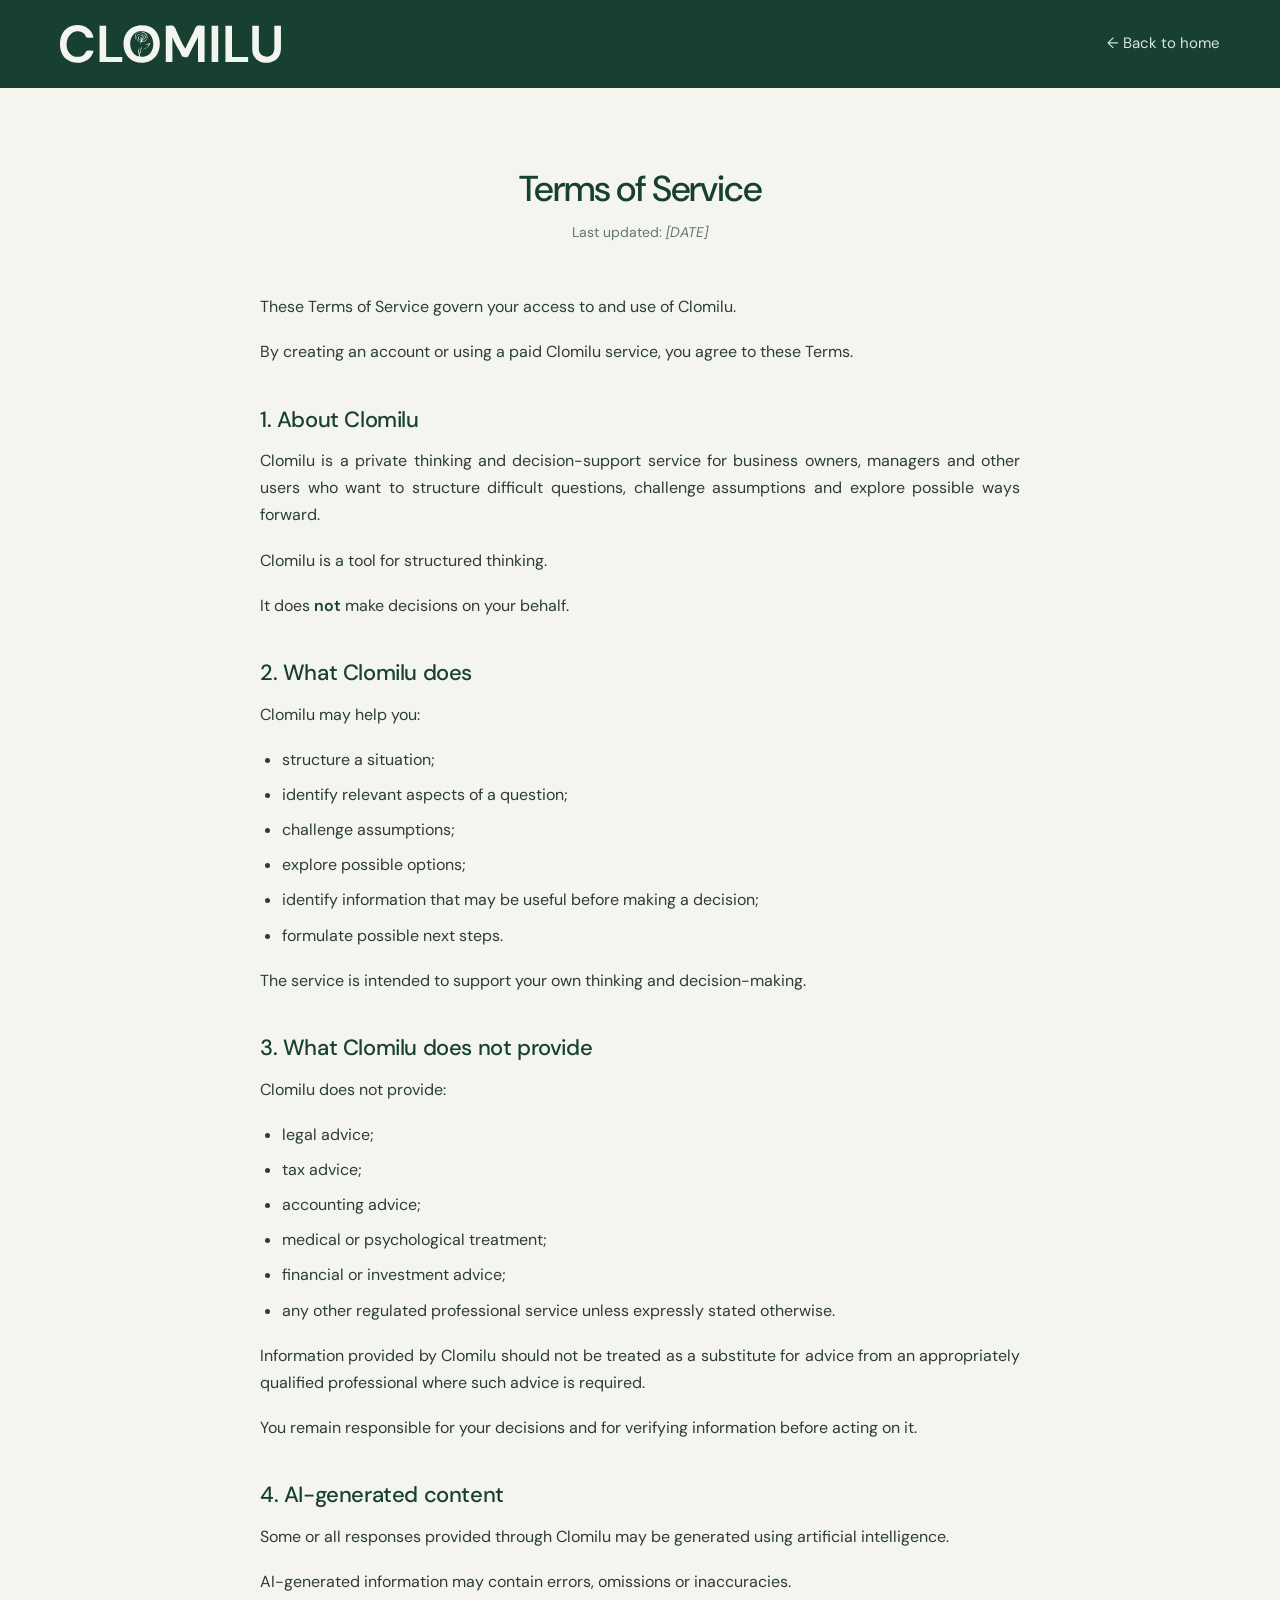
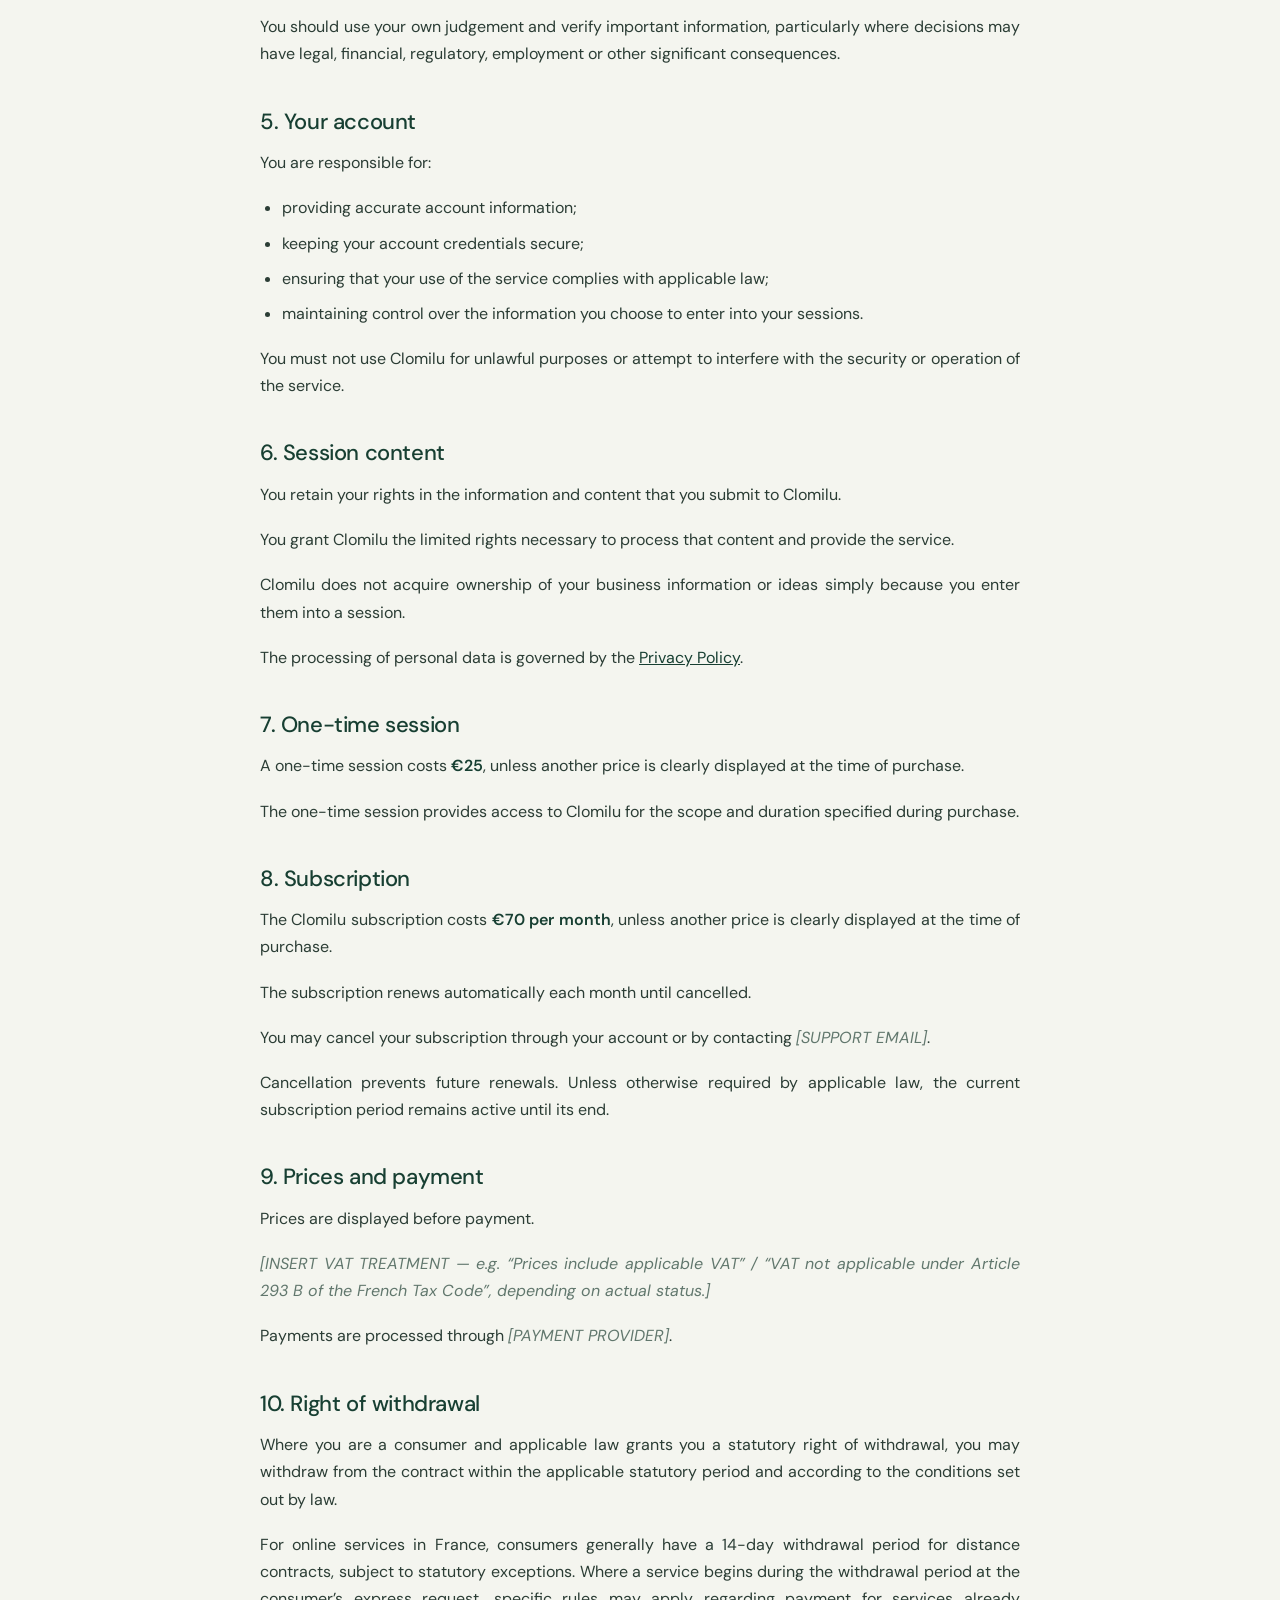
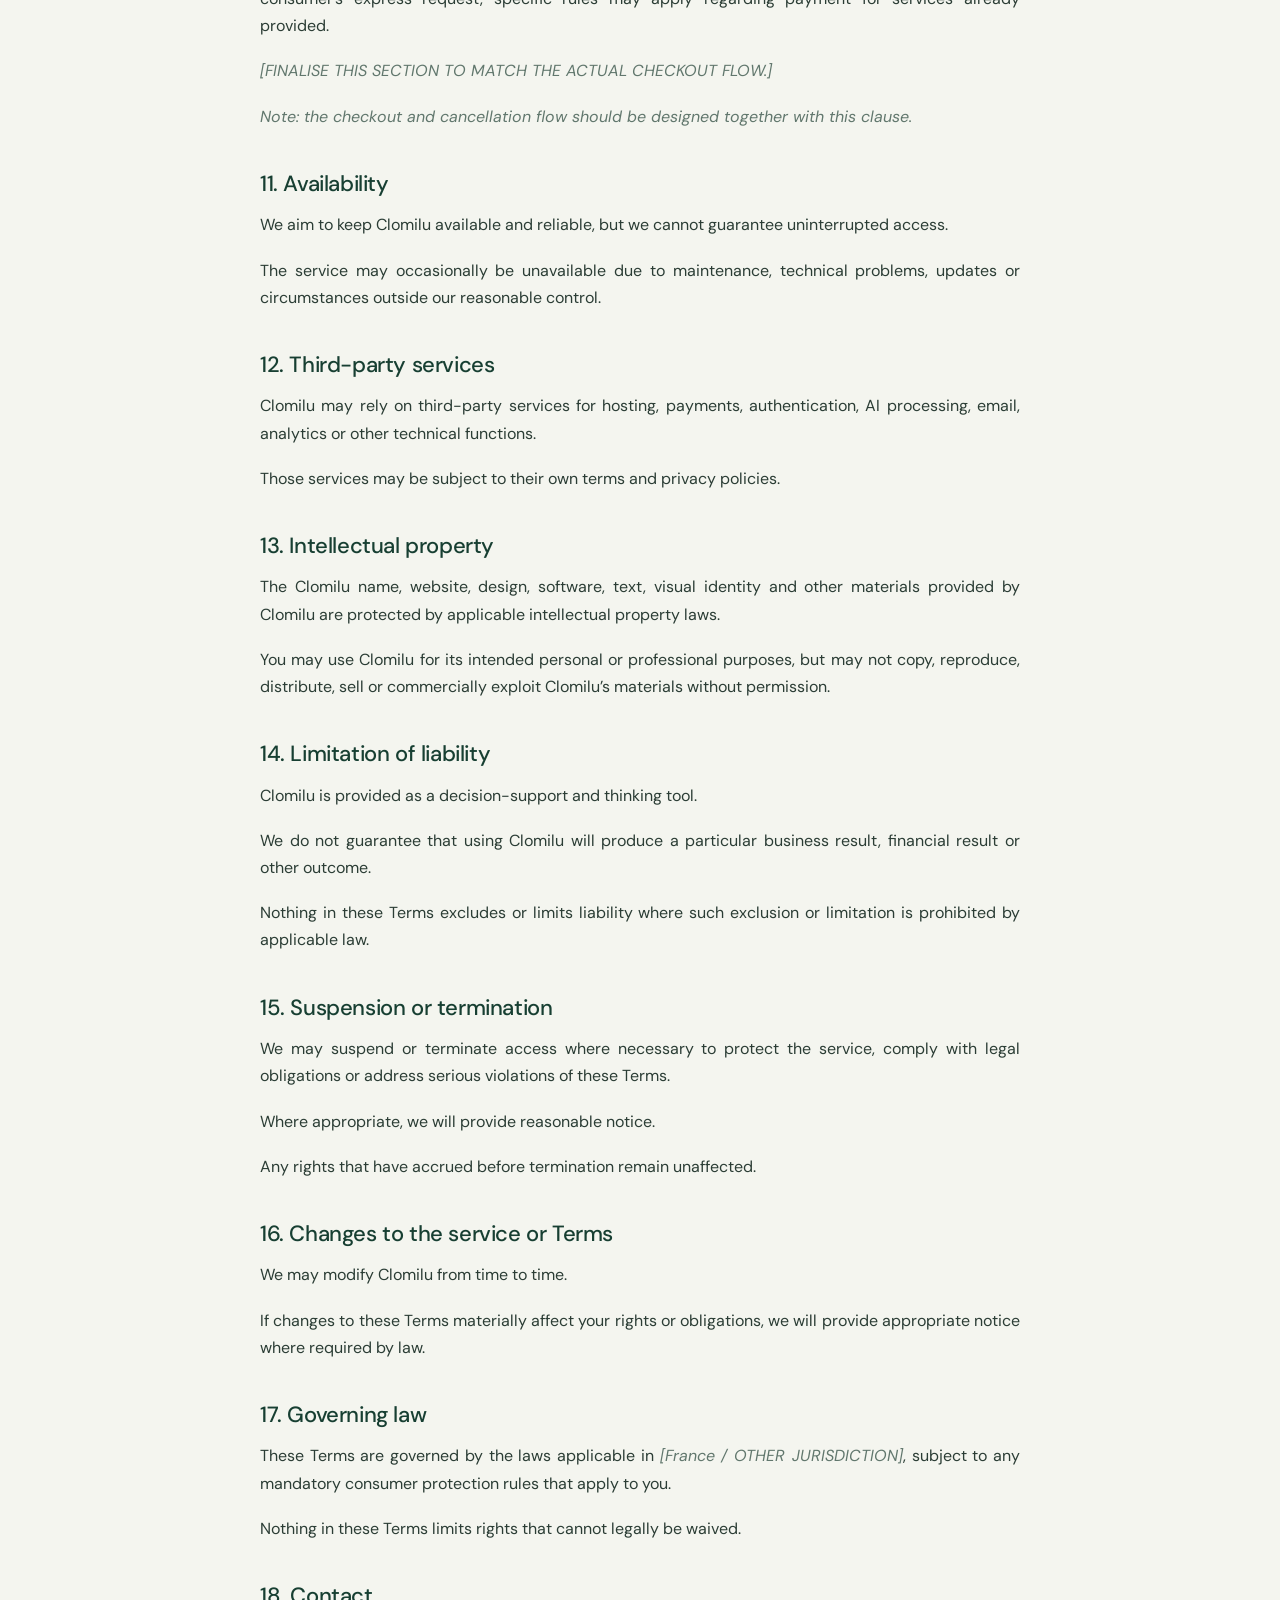
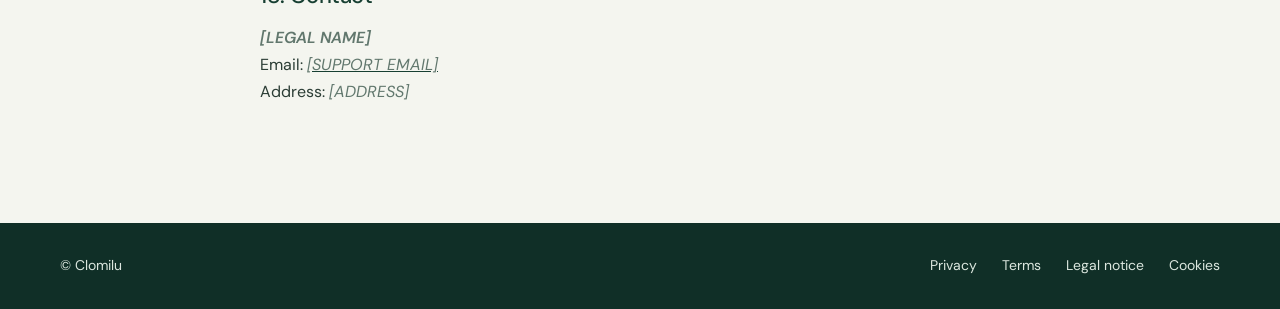
<file: terms.html>
<!doctype html>
<html lang="en">
<head>
<meta charset="utf-8">
<meta name="viewport" content="width=device-width, initial-scale=1">
<title>Terms of Service — Clomilu</title>
<meta name="description" content="Terms of Service — Clomilu.">
<link rel="stylesheet" href="styles.css">
<script src="translations.js" defer></script>
</head>
<body class="legal-page">

<header class="legal-header">
  <div class="container">
    <nav>
      <a href="index.html" class="logo" aria-label="Clomilu">
        <img src="logo.svg" alt="Clomilu">
      </a>
      <a href="index.html" class="back">← Back to home</a>
    </nav>
  </div>
</header>

<main>
  <div class="container legal-doc">

    <h1>Terms of Service</h1>
    <p class="legal-date">Last updated: <span class="placeholder">[DATE]</span></p>

    <p>These Terms of Service govern your access to and use of Clomilu.</p>
    <p>By creating an account or using a paid Clomilu service, you agree to these Terms.</p>

    <h2>1. About Clomilu</h2>
    <p>Clomilu is a private thinking and decision-support service for business owners, managers and other users who want to structure difficult questions, challenge assumptions and explore possible ways forward.</p>
    <p>Clomilu is a tool for structured thinking.</p>
    <p>It does <strong>not</strong> make decisions on your behalf.</p>

    <h2>2. What Clomilu does</h2>
    <p>Clomilu may help you:</p>
    <ul>
      <li>structure a situation;</li>
      <li>identify relevant aspects of a question;</li>
      <li>challenge assumptions;</li>
      <li>explore possible options;</li>
      <li>identify information that may be useful before making a decision;</li>
      <li>formulate possible next steps.</li>
    </ul>
    <p>The service is intended to support your own thinking and decision-making.</p>

    <h2>3. What Clomilu does not provide</h2>
    <p>Clomilu does not provide:</p>
    <ul>
      <li>legal advice;</li>
      <li>tax advice;</li>
      <li>accounting advice;</li>
      <li>medical or psychological treatment;</li>
      <li>financial or investment advice;</li>
      <li>any other regulated professional service unless expressly stated otherwise.</li>
    </ul>
    <p>Information provided by Clomilu should not be treated as a substitute for advice from an appropriately qualified professional where such advice is required.</p>
    <p>You remain responsible for your decisions and for verifying information before acting on it.</p>

    <h2>4. AI-generated content</h2>
    <p>Some or all responses provided through Clomilu may be generated using artificial intelligence.</p>
    <p>AI-generated information may contain errors, omissions or inaccuracies.</p>
    <p>You should use your own judgement and verify important information, particularly where decisions may have legal, financial, regulatory, employment or other significant consequences.</p>

    <h2>5. Your account</h2>
    <p>You are responsible for:</p>
    <ul>
      <li>providing accurate account information;</li>
      <li>keeping your account credentials secure;</li>
      <li>ensuring that your use of the service complies with applicable law;</li>
      <li>maintaining control over the information you choose to enter into your sessions.</li>
    </ul>
    <p>You must not use Clomilu for unlawful purposes or attempt to interfere with the security or operation of the service.</p>

    <h2>6. Session content</h2>
    <p>You retain your rights in the information and content that you submit to Clomilu.</p>
    <p>You grant Clomilu the limited rights necessary to process that content and provide the service.</p>
    <p>Clomilu does not acquire ownership of your business information or ideas simply because you enter them into a session.</p>
    <p>The processing of personal data is governed by the <a href="privacy.html">Privacy Policy</a>.</p>

    <h2>7. One-time session</h2>
    <p>A one-time session costs <strong>€25</strong>, unless another price is clearly displayed at the time of purchase.</p>
    <p>The one-time session provides access to Clomilu for the scope and duration specified during purchase.</p>

    <h2>8. Subscription</h2>
    <p>The Clomilu subscription costs <strong>€70 per month</strong>, unless another price is clearly displayed at the time of purchase.</p>
    <p>The subscription renews automatically each month until cancelled.</p>
    <p>You may cancel your subscription through your account or by contacting <span class="placeholder">[SUPPORT EMAIL]</span>.</p>
    <p>Cancellation prevents future renewals. Unless otherwise required by applicable law, the current subscription period remains active until its end.</p>

    <h2>9. Prices and payment</h2>
    <p>Prices are displayed before payment.</p>
    <p><span class="placeholder">[INSERT VAT TREATMENT — e.g. “Prices include applicable VAT” / “VAT not applicable under Article 293 B of the French Tax Code”, depending on actual status.]</span></p>
    <p>Payments are processed through <span class="placeholder">[PAYMENT PROVIDER]</span>.</p>

    <h2>10. Right of withdrawal</h2>
    <p>Where you are a consumer and applicable law grants you a statutory right of withdrawal, you may withdraw from the contract within the applicable statutory period and according to the conditions set out by law.</p>
    <p>For online services in France, consumers generally have a 14-day withdrawal period for distance contracts, subject to statutory exceptions. Where a service begins during the withdrawal period at the consumer’s express request, specific rules may apply regarding payment for services already provided.</p>
    <p><span class="placeholder">[FINALISE THIS SECTION TO MATCH THE ACTUAL CHECKOUT FLOW.]</span></p>
    <p><span class="placeholder">Note: the checkout and cancellation flow should be designed together with this clause.</span></p>

    <h2>11. Availability</h2>
    <p>We aim to keep Clomilu available and reliable, but we cannot guarantee uninterrupted access.</p>
    <p>The service may occasionally be unavailable due to maintenance, technical problems, updates or circumstances outside our reasonable control.</p>

    <h2>12. Third-party services</h2>
    <p>Clomilu may rely on third-party services for hosting, payments, authentication, AI processing, email, analytics or other technical functions.</p>
    <p>Those services may be subject to their own terms and privacy policies.</p>

    <h2>13. Intellectual property</h2>
    <p>The Clomilu name, website, design, software, text, visual identity and other materials provided by Clomilu are protected by applicable intellectual property laws.</p>
    <p>You may use Clomilu for its intended personal or professional purposes, but may not copy, reproduce, distribute, sell or commercially exploit Clomilu’s materials without permission.</p>

    <h2>14. Limitation of liability</h2>
    <p>Clomilu is provided as a decision-support and thinking tool.</p>
    <p>We do not guarantee that using Clomilu will produce a particular business result, financial result or other outcome.</p>
    <p>Nothing in these Terms excludes or limits liability where such exclusion or limitation is prohibited by applicable law.</p>

    <h2>15. Suspension or termination</h2>
    <p>We may suspend or terminate access where necessary to protect the service, comply with legal obligations or address serious violations of these Terms.</p>
    <p>Where appropriate, we will provide reasonable notice.</p>
    <p>Any rights that have accrued before termination remain unaffected.</p>

    <h2>16. Changes to the service or Terms</h2>
    <p>We may modify Clomilu from time to time.</p>
    <p>If changes to these Terms materially affect your rights or obligations, we will provide appropriate notice where required by law.</p>

    <h2>17. Governing law</h2>
    <p>These Terms are governed by the laws applicable in <span class="placeholder">[France / OTHER JURISDICTION]</span>, subject to any mandatory consumer protection rules that apply to you.</p>
    <p>Nothing in these Terms limits rights that cannot legally be waived.</p>

    <h2>18. Contact</h2>
    <p>
      <strong class="placeholder">[LEGAL NAME]</strong><br>
      Email: <a href="mailto:support@clomilu.com"><span class="placeholder">[SUPPORT EMAIL]</span></a><br>
      Address: <span class="placeholder">[ADDRESS]</span>
    </p>

  </div>
</main>

<footer>
  <div class="container footer-row">
    <div>© Clomilu</div>
    <div class="footer-links">
      <a href="privacy.html">Privacy</a>
      <a href="terms.html">Terms</a>
      <a href="legal.html">Legal notice</a>
      <a href="cookies.html">Cookies</a>
    </div>
  </div>
</footer>

</body>
</html>
</file>
<file: styles.css>
@import url('https://fonts.googleapis.com/css2?family=DM+Sans:wght@400;500;600&display=swap');

:root{
  --forest:#173f32;
  --forest-deep:#102f27;
  --ink:#173c31;
  --muted:#61776d;
  --paper:#f4f5ef;
  --soft:#dce7df;
  --line:#cfd9d2;
  --white:#fff;
}

*{box-sizing:border-box}
html{scroll-behavior:smooth}
body{
  margin:0;
  color:var(--ink);
  background:var(--paper);
  font-family:"DM Sans",system-ui,sans-serif;
  font-size:16px;
  line-height:1.55;
}
a{color:inherit;text-decoration:none}
.container{width:min(1160px,calc(100% - 64px));margin:auto}

/* ---- Фоновый принт из цветочков ---- */
.light{
  position:relative;
  overflow:hidden;
}
.light:before{
  content:"";
  position:absolute; inset:0;
  pointer-events:none;
  opacity:.5;
  background-image:url("flower-pattern.svg");
  background-repeat:repeat;
  background-size:300px 300px;
  background-position:0 0;
}
.light > *{position:relative;z-index:1}

/* ---- HERO ---- */
.hero{
  min-height:690px;
  color:#f4f5ef;
  background:var(--forest);
  position:relative;
  overflow:hidden;
}
.hero:after{
  content:"";
  position:absolute;
  width:590px;height:590px;
  right:-85px;top:130px;
  border-radius:50%;
  background:rgba(220,231,223,.12);
  filter:blur(1px);
}

nav{
  height:110px;
  display:flex;
  align-items:center;
  justify-content:space-between;
}

/* ---- Логотип (PNG) ---- */
.logo{
  display:inline-flex;
  align-items:center;
  height:44px;                        
}
.logo img{
  height:100%;
  width:auto;
  display:block;
}

.nav-right{display:flex;align-items:center;gap:28px}
.language-switcher{position:relative}
.lang-current{
  border:0;
  background:transparent;
  color:inherit;
  font:inherit;
  font-size:15px;
  padding:6px 2px;
  cursor:pointer;
}
.lang-menu{
  position:absolute;
  right:0;
  top:calc(100% + 8px);
  display:none;
  min-width:64px;
  padding:4px;
  border:1px solid var(--line);
  border-radius:10px;
  background:var(--white);
  color:var(--forest);
  box-shadow:0 8px 24px rgba(0,0,0,.10);
  z-index:20;
}
.lang-menu.open{display:flex;flex-direction:column}
.lang-menu button{
  border:0;
  background:transparent;
  color:inherit;
  font:inherit;
  font-size:13px;
  padding:7px 10px;
  border-radius:7px;
  cursor:pointer;
  text-align:center;
}
.lang-menu button:hover{background:var(--soft)}
.cta{
  display:inline-flex;
  align-items:center;
  justify-content:center;
  padding:14px 28px;
  border-radius:999px;
  background:#f4f5ef;
  color:var(--forest);
  font-weight:500;
  border:0;
}

/* ---- Hero grid: цветок не выше текстового блока ---- */
.hero-grid{
  min-height:580px;
  display:grid;
  grid-template-columns:1.08fr .92fr;
  align-items:stretch;                /* ← колонки равны по высоте */
  gap:40px;
  position:relative;
  z-index:2;
}
.hero-copy{
  display:flex;
  flex-direction:column;
  justify-content:center;             /* текст по центру по вертикали */
}
.hero-copy h1{
  max-width:690px;
  margin:0 0 34px;
  font-size:58px;
  line-height:1.08;
  letter-spacing:-2.5px;
  font-weight:400;
}
.hero-copy .lead{
  max-width:610px;
  font-size:19px;
  line-height:1.65;
  color:#dbe5df;
}
.hero-copy .body{
  max-width:610px;
  font-size:17px;
  line-height:1.6;
  color:#dbe5df;
  margin-top:0;
}
.hero-copy .small{
  margin-top:28px;
  font-size:16px;
  color:#c2d1c9;
}
.hero-art{
  display:flex;
  align-items:center;
  justify-content:center;
  height:100%;
  min-height:0;
}
.flower-hero{
  height:100%;
  max-height:520px;
  max-width:340px;        /* ← важно: контролирует и ширину */
  width:auto;
  display:block;
  filter:drop-shadow(0 20px 30px rgba(0,0,0,.12));
  object-fit:contain;
}

/* ---- CONTENT ---- */
.section{padding:50px 0}
.intro-grid{
  display:flex;
  flex-direction:column;
  align-items:center;
  gap:34px;
}
h2{
  margin:0 0 22px;
  font-size:39px;
  line-height:1.12;
  letter-spacing:-1.4px;
  font-weight:500;
}
p{margin:0 0 22px}
.intro-copy{display:none}
.intro-copy .body{font-size:17px}

.flower-wheel{
  width:min(620px,100%);
  aspect-ratio:1;
  margin:auto;
  position:relative;
}
.flower-wheel .center{
  position:absolute;left:50%;top:50%;
  transform:translate(-50%,-50%);
  width:124px;height:124px;border-radius:50%;
  background:var(--forest);color:#f4f5ef;
  display:flex;align-items:center;justify-content:center;
  text-align:center;font-size:17px;
}
.petal{
  position:absolute;
  width:300px;height:200px;
  border-radius:60% 60% 60% 60%;
  background:rgba(220,231,223,.88);
  padding:26px 34px;
  display:flex;
  flex-direction:column;
  justify-content:center;    /* вертикальное центрирование */
  align-items:center;        /* ← ДОБАВИТЬ: горизонтальное центрирование */
  text-align:center;
  font-size:16px;line-height:1.3;
}
.petal strong{font-weight:500;margin-bottom:4px}
.p1{left:0;top:48px;transform:rotate(-18deg)}
.p2{right:0;top:48px;transform:rotate(18deg)}
.p3{left:7px;bottom:48px;transform:rotate(18deg)}
.p4{right:7px;bottom:48px;transform:rotate(-18deg)}

.statement{
  text-align:center;
  padding:0 0 42px;
}
.statement p{
  font-size:27px;
  line-height:1.3;
  letter-spacing:-.5px;
}
.closing-statement{
  text-align:center;
  padding:0 0 70px;
}
.closing-statement p{
  max-width:900px;
  margin:0 auto;
  font-size:30px;
  line-height:1.35;
  letter-spacing:-.6px;
}

/* ---- PRICING ---- */
.pricing h2{margin-bottom:32px; text-align:center;}
.pricing-grid{
  display:grid;
  grid-template-columns:1fr 1fr;
  gap:24px;
}
.plan{
  padding:40px;
  border:1px solid var(--line);
  background:rgba(255,255,255,.38);
  min-height:300px;
  display:flex;flex-direction:column;
}
.plan.featured{background:var(--soft);border-color:transparent}
.plan h3{font-size:26px;font-weight:500;margin:0 0 18px}
.price{font-size:31px;margin-bottom:22px}
.plan p{max-width:440px;color:#50675d}
.plan .button{
  margin-top:auto;
  align-self:flex-start;
  padding:13px 25px;
  border-radius:999px;
  background:var(--forest);
  color:#f4f5ef;
}

/* ---- ECONOMICS ---- */
.economics{
  padding-top:45px;
  padding-bottom:45px;
}
.econ-title-center {
  text-align: center !important;
  display: block;
  width: 100%;
  margin-bottom: 2rem;
}
.econ-grid{
  display:grid;
  grid-template-columns:1fr 1fr;
  gap:100px;
}
.econ-copy{max-width:560px}
.econ-copy h2{font-size:32px}
.econ-copy p{font-size:16px}
.econ-copy strong{font-weight:600}

/* ---- FOOTER ---- */
footer{
  background:var(--forest-deep);
  color:#dce7df;
  padding:32px 0;
  font-size:14px;
}
.footer-row{display:flex;justify-content:space-between;gap:30px}
.footer-links{display:flex;gap:25px}

/* ---- RESPONSIVE ---- */
@media(max-width:800px){
  .container{width:min(100% - 36px,600px)}
  nav{height:88px}
  .logo{height:36px}
  .hero{min-height:560px}
  .hero-grid,.intro-grid,.pricing-grid,.econ-grid{grid-template-columns:1fr;gap:55px}
  .hero-grid{padding:55px 0 80px;align-items:start;position:relative;gap:0}
  .hero-copy{position:relative;z-index:1}
  .hero-copy h1{font-size:44px;letter-spacing:-1.8px}
  .hero-copy .lead{font-size:17px}
  .hero-art{
    position:absolute;
    inset:0;
    height:100%;
    min-height:0;
    z-index:0;
    display:flex;
    align-items:flex-end;
    justify-content:flex-end;
    pointer-events:none;
  }
  .flower-hero{
    height:80%;
    max-height:none;
    max-width:70%;
    width:auto;
    filter:none;
    object-fit:contain;
  }
  .section{padding:75px 0}
  h2{font-size:32px}
  .flower-wheel{max-width:460px}
  .petal{width:180px;height:125px;font-size:14px;padding:18px 20px}
  .flower-wheel .center{width:98px;height:98px}
  .statement{padding-bottom:75px}
  .statement p{font-size:23px}
  .closing-statement{padding-bottom:40px}
  .closing-statement p{font-size:24px}
  .footer-row{flex-direction:column}
}
@media(max-width:700px){
  /* ---- Ромашка превращается в вертикальный столбик ---- */
  .flower-wheel{
    position:static;
    width:100%;
    max-width:none;
    aspect-ratio:auto;
    display:flex;
    flex-direction:column;
    gap:12px;
    transform:none;
  }

  /* Центральный круг — плашка сверху */
  .flower-wheel .center{
    position:static;
    transform:none;
    width:100%;
    height:auto;
    border-radius:14px;
    padding:16px 20px;
    font-size:16px;
    line-height:1.3;
    margin-bottom:6px;
    text-align:center;
  }
  .flower-wheel .center br{
    display:none;   /* убираем перенос: «Clomilu помогает:» в одну строку */
  }

  /* Лепестки — карточки друг под другом */
  .petal{
    position:static;
    width:100%;
    height:auto;
    min-height:auto;
    left:auto;
    right:auto;
    top:auto;
    bottom:auto;
    transform:none;
    border-radius:14px;
    padding:18px 20px;
    font-size:15px;
    line-height:1.45;
    text-align:left;
    align-items:flex-start;
  }
  .petal strong{
    font-size:15px;
    font-weight:600;
    margin-bottom:6px;
    display:block;
  }
  .petal span{
    font-size:14px;
    line-height:1.5;
    color:#3a4f45;
  }
}
@media(max-width:520px){
  .nav-right{gap:12px}
  .logo{height:32px}
  .hero-copy h1{font-size:39px}
}
/* ---- LEGAL PAGES ---- */
.legal-page{
  background:var(--paper);
  min-height:100vh;
  display:flex;
  flex-direction:column;
}
.legal-page main{
  flex:1;
}
.legal-page .legal-header{
  background:var(--forest);
  color:#f4f5ef;
}
.legal-page .legal-header nav{
  height:88px;
  display:flex;
  align-items:center;
  justify-content:space-between;
}
.legal-page .legal-header .logo{
  height:38px;
  display:inline-flex;
  align-items:center;
}
.legal-page .legal-header .logo img{
  height:100%;
  width:auto;
  display:block;
}
.legal-page .legal-header .back{
  font-size:15px;
  color:#dbe5df;
  padding:6px 0;
  transition:color .15s ease;
}
.legal-page .legal-header .back:hover{
  color:#f4f5ef;
}

.legal-page main{
  padding:80px 0 100px;
}
.legal-doc{
  max-width:760px;
  margin:0 auto;
}
.legal-doc h1{
  margin:0 0 12px;
  font-size:36px;
  line-height:1.15;
  letter-spacing:-1.2px;
  font-weight:500;
  color:var(--forest);
  text-align:center;
}
.legal-doc .legal-date{
  margin:0 0 48px;
  font-size:14px;
  color:var(--muted);
  text-align:center;
}
.legal-doc h2{
  margin:40px 0 14px;
  font-size:22px;
  line-height:1.25;
  letter-spacing:-.4px;
  font-weight:500;
  color:var(--forest);
  text-align:left;
}
.legal-doc h3{
  margin:28px 0 12px;
  font-size:17px;
  line-height:1.3;
  font-weight:600;
  color:var(--forest);
  text-align:left;
}
.legal-doc p,
.legal-doc li{
  font-size:16px;
  line-height:1.7;
  color:#2b3d35;
  text-align:justify;
  hyphens:auto;
  -webkit-hyphens:auto;
}
.legal-doc p{
  margin:0 0 18px;
}
.legal-doc ul,
.legal-doc ol{
  margin:0 0 18px;
  padding-left:22px;
}
.legal-doc li{
  margin:0 0 8px;
}
.legal-doc a{
  color:var(--forest);
  text-decoration:underline;
}
.legal-doc strong{font-weight:600;color:var(--forest)}
.legal-doc .placeholder{
  color:var(--muted);
  font-style:italic;
}

@media(max-width:800px){
  .legal-page main{padding:50px 0 70px}
  .legal-doc h1{font-size:28px;letter-spacing:-.8px}
  .legal-doc h2{font-size:20px;margin-top:32px}
  .legal-doc h3{font-size:16px;margin-top:22px}
  .legal-doc p,
  .legal-doc li{font-size:15px;line-height:1.65}
}
/* ---- AUTH PAGES (login, signup, reset) ---- */
.auth-page{
  background:var(--forest);
  color:var(--paper);
  min-height:100vh;
  display:flex;
  flex-direction:column;
}

.auth-header{
  position:relative;
  z-index:2;
}
.auth-header nav{
  height:88px;
  display:flex;
  align-items:center;
  justify-content:space-between;
}
.auth-header .logo{
  display:inline-flex;
  align-items:center;
  height:38px;
}
.auth-header .logo img{
  height:100%;
  width:auto;
  display:block;
}
.auth-header .nav-right{
  display:flex;
  align-items:center;
  gap:24px;
}
.auth-header .back{
  font-size:15px;
  color:#DCE7DF;
  transition:color .15s ease;
}
.auth-header .back:hover{
  color:#f4f5ef;
}

.auth-main{
  position:relative;
  flex:1;
  display:flex;
  align-items:center;
  justify-content:center;
  padding:40px 0 60px;
}

/* Декоративный цветок справа от центра */
.auth-flower{
  position:absolute;
  right:5%;
  top:50%;
  transform:translateY(-50%);
  height:80%;
  max-height:620px;
  width:auto;
  pointer-events:none;
  z-index:1;
}

/* Карточка по центру */
.auth-card{
  position:relative;
  z-index:2;
  width:min(420px,100% - 48px);
  background:#f4f5ef;
  color:#102f27;
  border-radius:20px;
  padding:36px 32px 32px;
  box-shadow:0 30px 60px rgba(16,47,39,.35);
}

/* Табы */
.auth-tabs{
  display:grid;
  grid-template-columns:1fr 1fr;
  gap:6px;
  padding:6px;
  background:#DCE7DF;
  border-radius:12px;
  margin-bottom:26px;
}
.auth-tab{
  border:0;
  background:transparent;
  font:inherit;
  font-size:14px;
  font-weight:500;
  color:#61776d;
  padding:10px 12px;
  border-radius:8px;
  cursor:pointer;
  transition:all .15s ease;
}
.auth-tab:hover{
  color:#173f32;
}
.auth-tab.is-active{
  background:#f4f5ef;
  color:#173f32;
  box-shadow:0 1px 3px rgba(0,0,0,.06);
}

/* Формы */
.auth-panel{
  display:flex;
  flex-direction:column;
  gap:18px;
  margin:0;
}
.auth-panel[hidden]{display:none}

.auth-field{
  display:flex;
  flex-direction:column;
  gap:6px;
}
.auth-field label{
  font-size:14px;
  font-weight:500;
  color:#173f32;
}
.auth-field input{
  font:inherit;
  font-size:15px;
  padding:12px 14px;
  border-radius:10px;
  border:1px solid #cfd9d2;
  background:#fff;
  color:#102f27;
  transition:border-color .15s ease, box-shadow .15s ease;
}
.auth-field input:focus{
  outline:none;
  border-color:#173f32;
  box-shadow:0 0 0 3px rgba(23,63,50,.15);
}
.auth-field input::placeholder{
  color:#61776d;
  opacity:.7;
}

.auth-hint{
  margin:6px 0 0;
  font-size:12px;
  line-height:1.4;
  color:#61776D;
}

.auth-submit{
  margin-top:6px;
  padding:14px 20px;
  border:0;
  border-radius:999px;
  background:#173f32;
  color:#f4f5ef;
  font:inherit;
  font-size:15px;
  font-weight:500;
  cursor:pointer;
  transition:background .15s ease;
}
.auth-submit:hover{
  background:#102f27;
}
.auth-submit{
  margin-top:6px;
  padding:14px 20px;
  border:0;
  border-radius:999px;
  background:#173F32;
  color:#F4F5EF;
  font:inherit;
  font-size:15px;
  font-weight:500;
  cursor:pointer;
  transition:background .15s ease;
}
.auth-submit:not(:disabled):hover{
  background:#102F27;
}
.auth-submit:disabled,
.auth-submit[disabled]{
  background:#CFD9D2;
  color:#61776D;
  cursor:not-allowed;
  opacity:1;
  box-shadow:none;
}
.auth-forgot{
  margin:0;
  text-align:center;
  font-size:14px;
}
.auth-forgot a{
  color:#61776d;
  text-decoration:underline;
}
.auth-forgot a:hover{
  color:#173f32;
}

/* Футер */
.auth-footer{
  position:relative;
  z-index:2;
  padding:24px 0;
  font-size:13px;
  color:#61776D;
}
.auth-footer .footer-row{
  display:flex;
  justify-content:space-between;
  gap:24px;
}
.auth-footer .footer-links{
  display:flex;
  gap:20px;
}
.auth-footer a{
  color:#61776D;
  transition:color .15s ease;
}
.auth-footer a:hover{
  color:#f4f5ef;
}

/* ---- AUTH RESPONSIVE ---- */
@media(max-width:800px){
  .auth-flower{
    right:-10%;
    height:60%;
    opacity:.35;
  }
  .auth-card{
    padding:28px 24px 24px;
  }
  .auth-header nav{height:72px}
  .auth-header .logo{height:32px}
  .auth-header .nav-right{gap:16px}
  .auth-footer .footer-row{
    flex-direction:column;
    text-align:center;
  }
}

@media(max-width:520px){
  .auth-flower{display:none}
  .auth-card{
    padding:24px 20px;
    border-radius:16px;
  }
  .auth-tab{font-size:13px;padding:9px 8px}
}
/* Заголовок и описание на странице reset */
.auth-title{
  margin:0 0 8px;
  font-size:22px;
  line-height:1.25;
  font-weight:500;
  letter-spacing:-.4px;
  color:#173F32;
  text-align:center;
}
.auth-description{
  margin:0 0 24px;
  font-size:14px;
  line-height:1.5;
  color:#61776D;
  text-align:center;
}

/* Зарезервированное место под капчу (Turnstile, reCAPTCHA) */
.auth-captcha{
  display:flex;
  justify-content:center;
  min-height:0;
  margin:0;
}

/* Сообщение об успехе после отправки формы */
.auth-message{
  margin:0;
  padding:12px 16px;
  border-radius:10px;
  background:#DCE7DF;
  color:#173F32;
  font-size:14px;
  line-height:1.5;
  text-align:center;
}
.auth-message[hidden]{
  display:none;
}

/* ---- CHECKOUT ---- */
.auth-card--wide{
  width:min(720px,100% - 48px);
}

.checkout-form{
  display:flex;
  flex-direction:column;
  gap:22px;
  margin:0;
}

.checkout-plans{
  display:grid;
  grid-template-columns:1fr 1fr;
  gap:14px;
}

.checkout-plan{
  display:block;
  position:relative;
  cursor:pointer;
}

.checkout-plan input[type="radio"]{
  position:absolute;
  opacity:0;
  pointer-events:none;
}

.checkout-plan__body{
  padding:20px 20px 18px;
  border-radius:14px;
  border:2px solid #CFD9D2;
  background:#FFFFFF;
  transition:border-color .15s ease, background .15s ease, box-shadow .15s ease;
}

.checkout-plan:hover .checkout-plan__body{
  border-color:#DCE7DF;
}

.checkout-plan input[type="radio"]:checked + .checkout-plan__body{
  border-color:#173F32;
  background:#F4F5EF;
  box-shadow:0 0 0 3px rgba(23,63,50,.10);
}

.checkout-plan__head{
  display:flex;
  justify-content:space-between;
  align-items:baseline;
  gap:12px;
  margin-bottom:10px;
}

.checkout-plan__title{
  font-size:16px;
  font-weight:600;
  color:#102F27;
}

.checkout-plan__price{
  font-size:18px;
  font-weight:600;
  color:#173F32;
  white-space:nowrap;
}

.checkout-plan__text{
  margin:0;
  font-size:13px;
  line-height:1.45;
  color:#61776D;
}

.checkout-secure{
  margin:0;
  text-align:center;
  font-size:13px;
  color:#61776D;
}
.checkout-secure strong{
  font-weight:600;
  color:#173F32;
}

@media(max-width:640px){
  .checkout-plans{
    grid-template-columns:1fr;
  }
  .auth-card--wide{
    width:min(480px,100% - 32px);
  }
}

/* ---- ABOUT PRODUCT (описание на главной) ---- */
.about-product{
  padding:60px 0 90px;
}
.about-product .container{
  max-width:640px;      /* узкая колонка — весь блок компактный */
}
.about-product h2{
  margin:0 0 28px;
  text-align:center;    /* ← только заголовок по центру */
  font-size:32px;
  line-height:1.2;
  letter-spacing:-.8px;
  font-weight:500;
  color:var(--forest);
}
.about-product p{
  margin:0 0 20px;
  font-size:17px;
  line-height:1.65;
  color:#2b3d35;
  text-align:left;      /* ← абзацы по левому краю */
}
.about-product .about-final{
  margin-top:36px;
  font-style:italic;
  font-size:18px;
  line-height:1.55;
  color:var(--forest);
  text-align:left;
}

@media(max-width:800px){
  .about-product{
    padding:50px 0 70px;
  }
  .about-product h2{
    font-size:26px;
    margin-bottom:22px;
  }
  .about-product p{
    font-size:16px;
  }
  .about-product .about-final{
    font-size:16px;
    margin-top:26px;
  }
}

/* ---- APP (Clomilu workspace) ---- */
.app-page{
  background:var(--paper);
  color:var(--ink);
  min-height:100vh;
  margin:0;
}

/* --- Хедер (мобильный) --- */
.app-header{
  display:none;   /* виден только на мобильных, включаем через media-query */
  align-items:center;
  justify-content:space-between;
  padding:12px 16px;
  border-bottom:1px solid var(--line);
  background:var(--paper);
  position:sticky;
  top:0;
  z-index:10;
}
.app-menu-btn,
.app-new-btn{
  border:0;
  background:transparent;
  color:var(--forest);
  padding:8px;
  border-radius:8px;
  cursor:pointer;
  display:inline-flex;
  align-items:center;
  justify-content:center;
}
.app-menu-btn:hover,
.app-new-btn:hover{background:var(--soft)}
.app-logo{display:inline-flex;align-items:center}
.app-logo img{height:26px;width:auto;display:block}

/* --- Layout --- */
.app-layout{
  display:grid;
  grid-template-columns:280px 1fr;
  height:100vh;
}

/* --- Sidebar --- */
.app-sidebar{
  display:flex;
  flex-direction:column;
  background:var(--paper);
  border-right:1px solid var(--line);
  padding:20px 14px;
  overflow-y:auto;
}

.sidebar-top{
  display:flex;
  flex-direction:column;
  gap:16px;
  padding-bottom:20px;
  border-bottom:1px solid var(--line);
  margin-bottom:16px;
}
.sidebar-logo{display:inline-flex;padding:0 6px}
.sidebar-logo img{height:28px;width:auto;display:block}

.sidebar-new{
  font:inherit;
  font-size:14px;
  font-weight:500;
  color:var(--paper);
  background:var(--forest);
  border:0;
  border-radius:10px;
  padding:11px 14px;
  cursor:pointer;
  text-align:left;
  transition:background .15s ease;
}
.sidebar-new:hover{background:var(--forest-deep)}

.sidebar-chats{
  flex:1;
  overflow-y:auto;
  display:flex;
  flex-direction:column;
  justify-content:flex-start;
  align-items:stretch;
  gap:6px;
}
.sidebar-section-title{
  font-size:11px;
  text-transform:uppercase;
  letter-spacing:.5px;
  color:var(--muted);
  margin:0 6px 6px;
}
.sidebar-empty{
  font-size:13px;
  color:var(--muted);
  margin:0 6px;
  line-height:1.5;
}

/* Список чатов */
.sidebar-chat-list{
  display:flex;
  flex-direction:column;
  gap:2px;
  margin-top:4px;
}

.sidebar-chat-item{
  display:block;
  padding:10px 12px;
  border-radius:8px;
  font-size:14px;
  line-height:1.35;
  color:var(--ink);
  text-decoration:none;
  cursor:pointer;
  transition:background .15s ease;
  overflow:hidden;
  text-overflow:ellipsis;
  white-space:nowrap;
}

.sidebar-chat-item.is-active{
  background:var(--soft);
  color:var(--forest);
  font-weight:500;
}

.sidebar-chat-item:hover{
  background:var(--soft);
}

.sidebar-chat-item.is-completed{
  color:var(--muted);
  opacity:.85;
}

.sidebar-bottom{
  padding-top:14px;
  border-top:1px solid var(--line);
  display:flex;
  flex-direction:column;
  gap:4px;
}
.sidebar-item{
  display:flex;
  align-items:center;
  gap:10px;
  padding:10px 10px;
  border-radius:8px;
  border:0;
  background:transparent;
  color:var(--ink);
  font:inherit;
  font-size:14px;
  text-align:left;
  cursor:pointer;
  transition:background .15s ease;
  width:100%;
}
.sidebar-item:hover{background:var(--soft)}
.sidebar-item svg{flex-shrink:0;color:var(--forest)}

/* --- Основная область --- */
.app-main{
  display:flex;
  flex-direction:column;
  height:100vh;
  overflow:hidden;
}

/* Область сообщений */
.app-conversation{
  flex:1;
  overflow-y:auto;
  padding:40px 24px 24px;
  display:flex;
  flex-direction:column;
  gap:24px;
}

/* Сообщения */
.msg{
  max-width:720px;
  width:100%;
  margin:0 auto;
  display:flex;
}
.msg-body{
  padding:0;
  line-height:1.65;
  font-size:16px;
}
.msg-body p{margin:0 0 14px}
.msg-body p:last-child{margin-bottom:0}

/* Сообщение пользователя — фон #CFD9D2 */
.msg-user{
  justify-content:flex-end;
}
/* Сообщение пользователя — прозрачный фон (как основной), выравнивание вправо */
.msg-user .msg-body {
  background: transparent;
  color: var(--ink); 
  padding: 14px 0;     
  border-radius: 0;   
  max-width: 80%;
  font-size: 15px;
  line-height: 1.55;
}

/* Сообщение Clomilu — зеленый фон #CFD9D2, выравнивание влево */
.msg-clomilu {
  justify-content: flex-start;
}
.msg-clomilu .msg-body {
  background: #CFD9D2;  
  color: var(--forest-deep);
  padding: 14px 18px;
  border-radius: 14px;
  max-width: 80%;     
  line-height: 1.55;
}

/* Уведомление о приватности — первое сообщение */
.msg-notice .msg-body{
  background:#DCE7DF;
  color:#61776D;
  padding:20px 24px;
  border-radius:14px;
}
.notice-title{
  font-size:14px;
  font-weight:600;
  color:#173F32;
  margin:0 0 14px !important;
  letter-spacing:.2px;
}
.notice-link{
  color:#173F32;
  text-decoration:underline;
  font-size:14px;
}
.notice-link:hover{opacity:.8}
.notice-foot{
  font-style:italic;
  font-size:13px;
  margin-top:16px !important;
  color:#61776D;
}

/* --- Поле ввода --- */
.app-input{
  display:flex;
  align-items:flex-end;
  gap:10px;
  max-width:760px;
  width:calc(100% - 48px);
  margin:0 auto 24px;
  padding:10px 12px;
  border:1px solid var(--line);
  border-radius:16px;
  background:var(--white);
  transition:border-color .15s ease, box-shadow .15s ease;
}
.app-input:focus-within{
  border-color:var(--forest);
  box-shadow:0 0 0 3px rgba(23,63,50,.08);
}
.app-input textarea{
  flex:1;
  border:0;
  background:transparent;
  font:inherit;
  font-size:15px;
  line-height:1.5;
  color:var(--ink);
  resize:none;
  outline:none;
  padding:6px 4px;
  max-height:200px;
  min-height:24px;
}
.app-input textarea::placeholder{color:var(--muted);opacity:.8}

.app-send{
  flex-shrink:0;
  border:0;
  background:var(--forest);
  color:var(--paper);
  width:38px;
  height:38px;
  border-radius:10px;
  cursor:pointer;
  display:inline-flex;
  align-items:center;
  justify-content:center;
  transition:background .15s ease, opacity .15s ease;
}
.app-send:hover{background:var(--forest-deep)}
.app-send:disabled{
  background:var(--line);
  color:var(--muted);
  cursor:not-allowed;
  opacity:1;
}

/* --- Индикатор ожидания ответа сервиса --- */
.typing-indicator {
  display: flex;
  align-items: center;
  gap: 8px;
  padding: 8px 12px;
  color: #6b7280;            /* спокойный серый */
  font-size: 14px;
  font-style: italic;
}

.typing-dots {
  display: inline-flex;
  gap: 4px;
}

.typing-dots span {
  width: 6px;
  height: 6px;
  border-radius: 50%;
  background: #9ca3af;
  animation: typing-bounce 1.2s infinite ease-in-out;
}

.typing-dots span:nth-child(2) { animation-delay: 0.15s; }
.typing-dots span:nth-child(3) { animation-delay: 0.30s; }

@keyframes typing-bounce {
  0%, 80%, 100% { transform: translateY(0); opacity: 0.5; }
  40%           { transform: translateY(-3px); opacity: 1; }
}

/* Затемнение за sidebar (мобильный) */
.app-overlay{
  position:fixed;
  inset:0;
  background:rgba(16,47,39,.4);
  z-index:15;
}
.app-overlay[hidden]{display:none}

/* ---- APP RESPONSIVE ---- */
@media(max-width:900px){
  .app-header{display:flex}
  .app-layout{
    grid-template-columns:1fr;
    height:calc(100vh - 57px);
  }
  .app-sidebar{
    position:fixed;
    top:0;
    left:0;
    bottom:0;
    width:min(280px,80vw);
    z-index:20;
    transform:translateX(-100%);
    transition:transform .25s ease;
    box-shadow:4px 0 24px rgba(0,0,0,.12);
  }
  .app-sidebar.is-open{transform:translateX(0)}
  .app-main{height:100%}
  .app-conversation{padding:24px 16px 16px}
  .app-input{
    width:calc(100% - 32px);
    margin-bottom:16px;
  }
}

@media(max-width:520px){
  .app-logo img{height:22px}
  .app-conversation{padding:20px 14px 12px}
  .msg-body{font-size:15px}
  .app-input{width:calc(100% - 24px);margin-bottom:12px;padding:8px 10px}
  .app-send{width:34px;height:34px}
}

/* ---- SETTINGS (внутри /app) ---- */
.app-main--settings{
  overflow-y:auto;
  padding:0;
}

.settings-wrap{
  max-width:640px;
  width:100%;
  margin:0 auto;
  padding:48px 24px 80px;
}

.settings-title{
  margin:0 0 40px;
  font-size:28px;
  line-height:1.2;
  font-weight:500;
  letter-spacing:-.6px;
  color:var(--forest);
}

.settings-section{
  margin-bottom:36px;
  padding-bottom:32px;
  border-bottom:1px solid var(--line);
}
.settings-section:last-child{
  border-bottom:0;
  margin-bottom:0;
  padding-bottom:0;
}

.settings-section-title{
  margin:0 0 16px;
  font-size:12px;
  text-transform:uppercase;
  letter-spacing:.6px;
  font-weight:500;
  color:var(--muted);
}

.settings-block{
  display:flex;
  flex-direction:column;
  gap:12px;
}

.settings-label{
  margin:0;
  font-size:13px;
  color:var(--muted);
}

.settings-email{
  margin:0;
  padding:12px 16px;
  background:var(--soft);
  color:var(--ink);
  border-radius:10px;
  font-size:15px;
  font-weight:500;
  word-break:break-all;
}

.settings-text{
  margin:0;
  font-size:15px;
  line-height:1.55;
  color:var(--ink);
}

.settings-link{
  font-size:14px;
  color:var(--forest);
  text-decoration:underline;
  align-self:flex-start;
}
.settings-link:hover{opacity:.8}

.settings-placeholder{
  margin:0;
  font-size:14px;
  font-style:italic;
  color:var(--muted);
}

/* Языковые переключатели */
.settings-lang-row{
  display:flex;
  flex-wrap:wrap;
  gap:8px;
}
.settings-lang{
  padding:8px 16px;
  border:1px solid var(--line);
  background:transparent;
  border-radius:999px;
  font:inherit;
  font-size:14px;
  color:var(--ink);
  cursor:pointer;
  transition:all .15s ease;
}
.settings-lang:hover{
  background:var(--soft);
  border-color:var(--soft);
}
.settings-lang.is-active{
  background:var(--forest);
  border-color:var(--forest);
  color:var(--paper);
}

/* Кнопка выхода */
.settings-signout{
  display:inline-flex;
  align-items:center;
  gap:10px;
  padding:11px 18px;
  border:1px solid var(--line);
  background:transparent;
  border-radius:10px;
  font:inherit;
  font-size:14px;
  color:var(--ink);
  cursor:pointer;
  align-self:flex-start;
  transition:background .15s ease;
}
.settings-signout:hover{
  background:var(--soft);
}
.settings-signout svg{color:var(--forest)}

/* Юридические ссылки */
.settings-legal{
  flex-direction:row;
  flex-wrap:wrap;
  align-items:center;
  gap:8px;
  font-size:14px;
  color:var(--muted);
}
.settings-legal a{
  color:var(--forest);
  text-decoration:underline;
}
.settings-legal a:hover{opacity:.8}

/* Zone dangereuse */
.settings-section--danger .settings-section-title{
  color:#b00020;
}
.settings-section--danger .settings-block{
  padding:16px 18px;
  background:#fbeeee;
  border-radius:12px;
  border-left:3px solid #b00020;
}

/* Sidebar — активный пункт */
.sidebar-item.is-active{
  background:var(--soft);
  color:var(--forest);
  font-weight:500;
}
.sidebar-item.is-active svg{
  color:var(--forest);
}

/* Responsive */
@media(max-width:900px){
  .settings-wrap{
    padding:32px 20px 60px;
  }
  .settings-title{
    font-size:24px;
    margin-bottom:28px;
  }
}

/* Кнопка удаления аккаунта (в стиле settings-signout, но красная) */
.settings-signout.danger {
  color: #a12a2a; /* Темно-красный текст */
  border-color: #e0b4b4; /* Светло-красная рамка */
}

.settings-signout.danger:hover {
  background-color: #fdf2f2; /* Легкий розовый фон при наведении */
  border-color: #a12a2a;
}

/* Постоянная сноска о хранении данных */
.app-storage-notice {
  text-align: center;
  font-size: 12px;
  color: #8a8f8c; /* Мягкий серо-зеленый цвет, не слишком контрастный */
  padding: 0 20px 10px 20px; /* Отступы по бокам и снизу */
  max-width: 760px; /* Чтобы не растягивалось на весь экран */
  margin: 0 auto;
  line-height: 1.4;
}

.app-storage-notice a {
  color: #8a8f8c;
  text-decoration: underline;
}
.app-storage-notice a:hover {
  color: var(--forest); /* При наведении становится основным цветом */
}

/* Контейнер сообщений должен быть точкой отсчета для кнопок */
#app-conversation {
  position: relative;
}

/* Блок с кнопками */
.chat-actions {
  position: fixed;
  top: 20px;      /* Отступ от верха окна */
  right: 20px;    /* Отступ от правого края окна */
  display: flex;
  gap: 8px;
  z-index: 100;   /* Чтобы кнопки были поверх всех сообщений */
}

/* На мобильных экранах (где есть верхний хедер) чуть опускаем, чтобы не наезжать на логотип */
@media (max-width: 768px) {
  .chat-actions {
    top: 70px;    /* Под мобильным хедером */
    right: 16px;
  }
}

/* Стили самой кнопки */
.chat-action-btn {
  display: flex;
  align-items: center;
  justify-content: center;
  width: 36px;
  height: 36px;
  border-radius: 50%;
  background: #fff;
  border: 1px solid #e5e7eb;
  color: #6b7280;
  cursor: pointer;
  transition: all 0.2s;
}

.chat-action-btn:hover {
  background: #f3f4f6;
  color: #1f2937;
}
</file>
